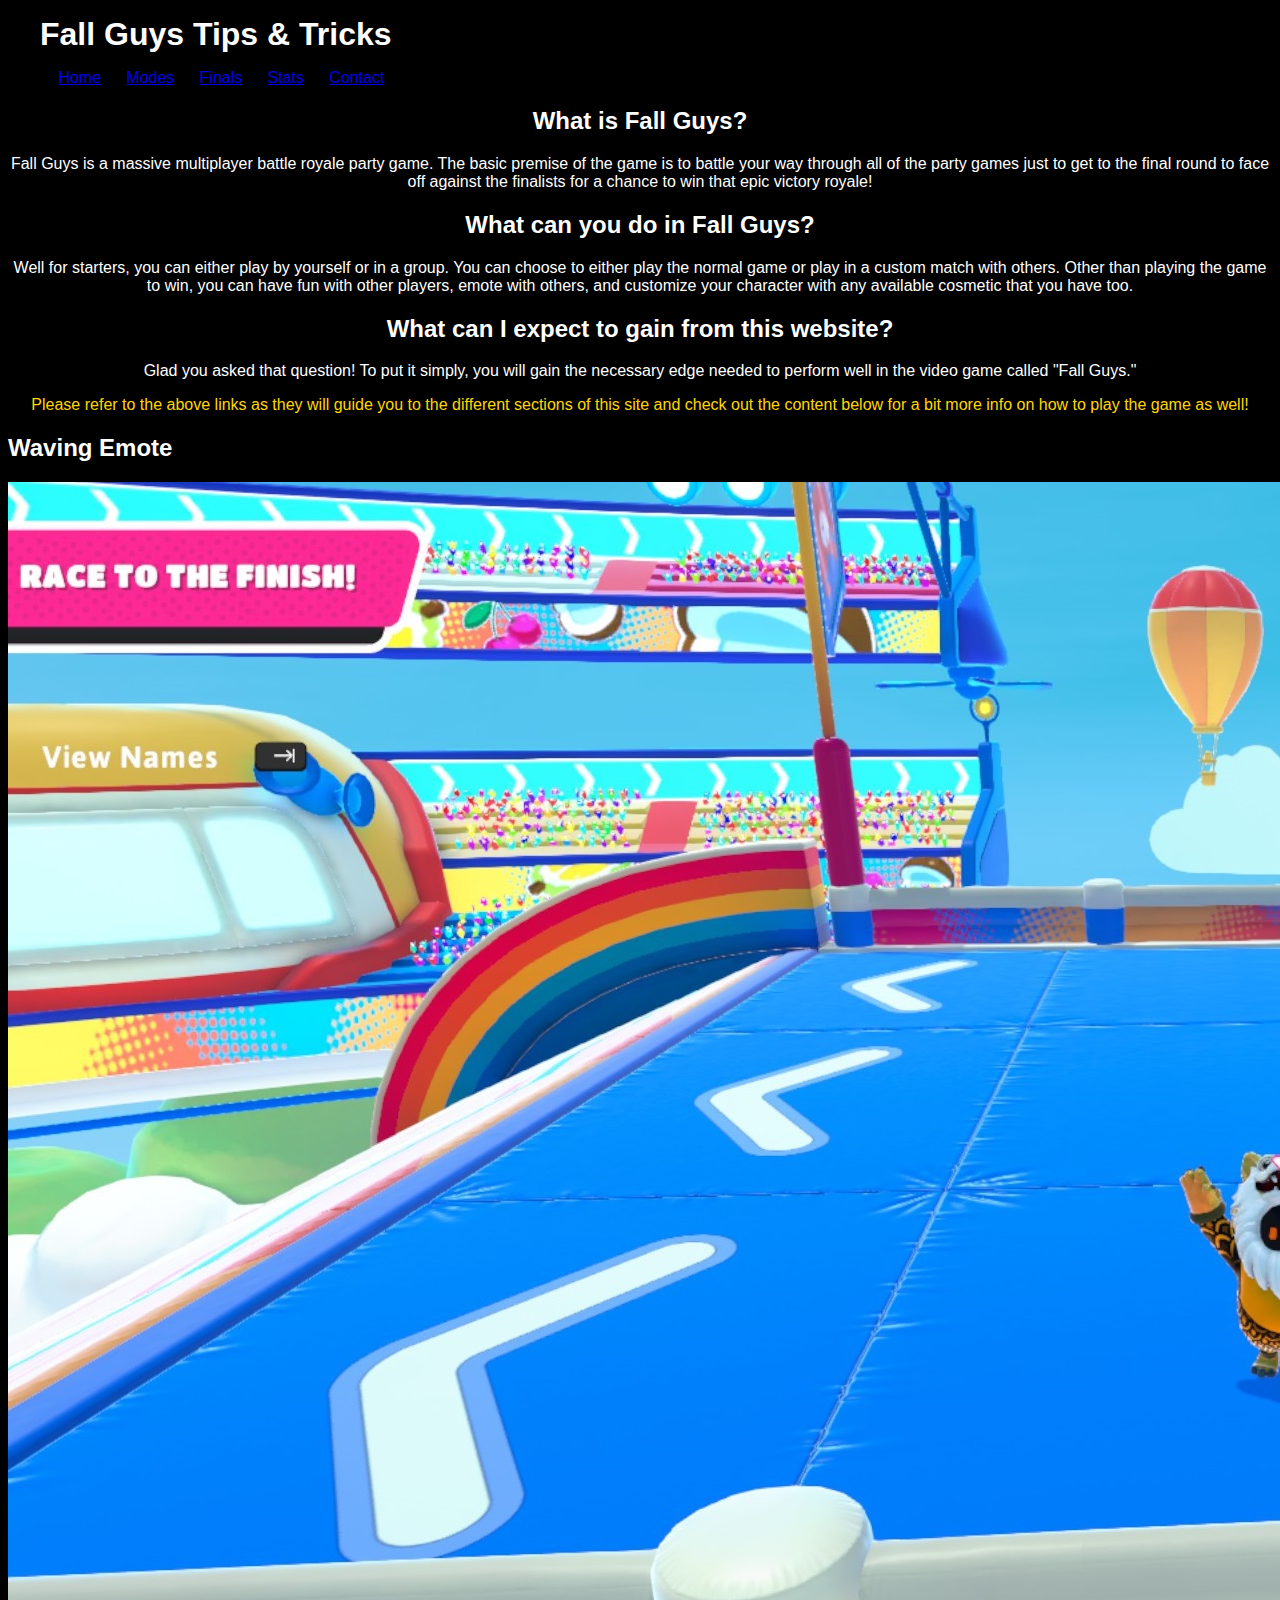
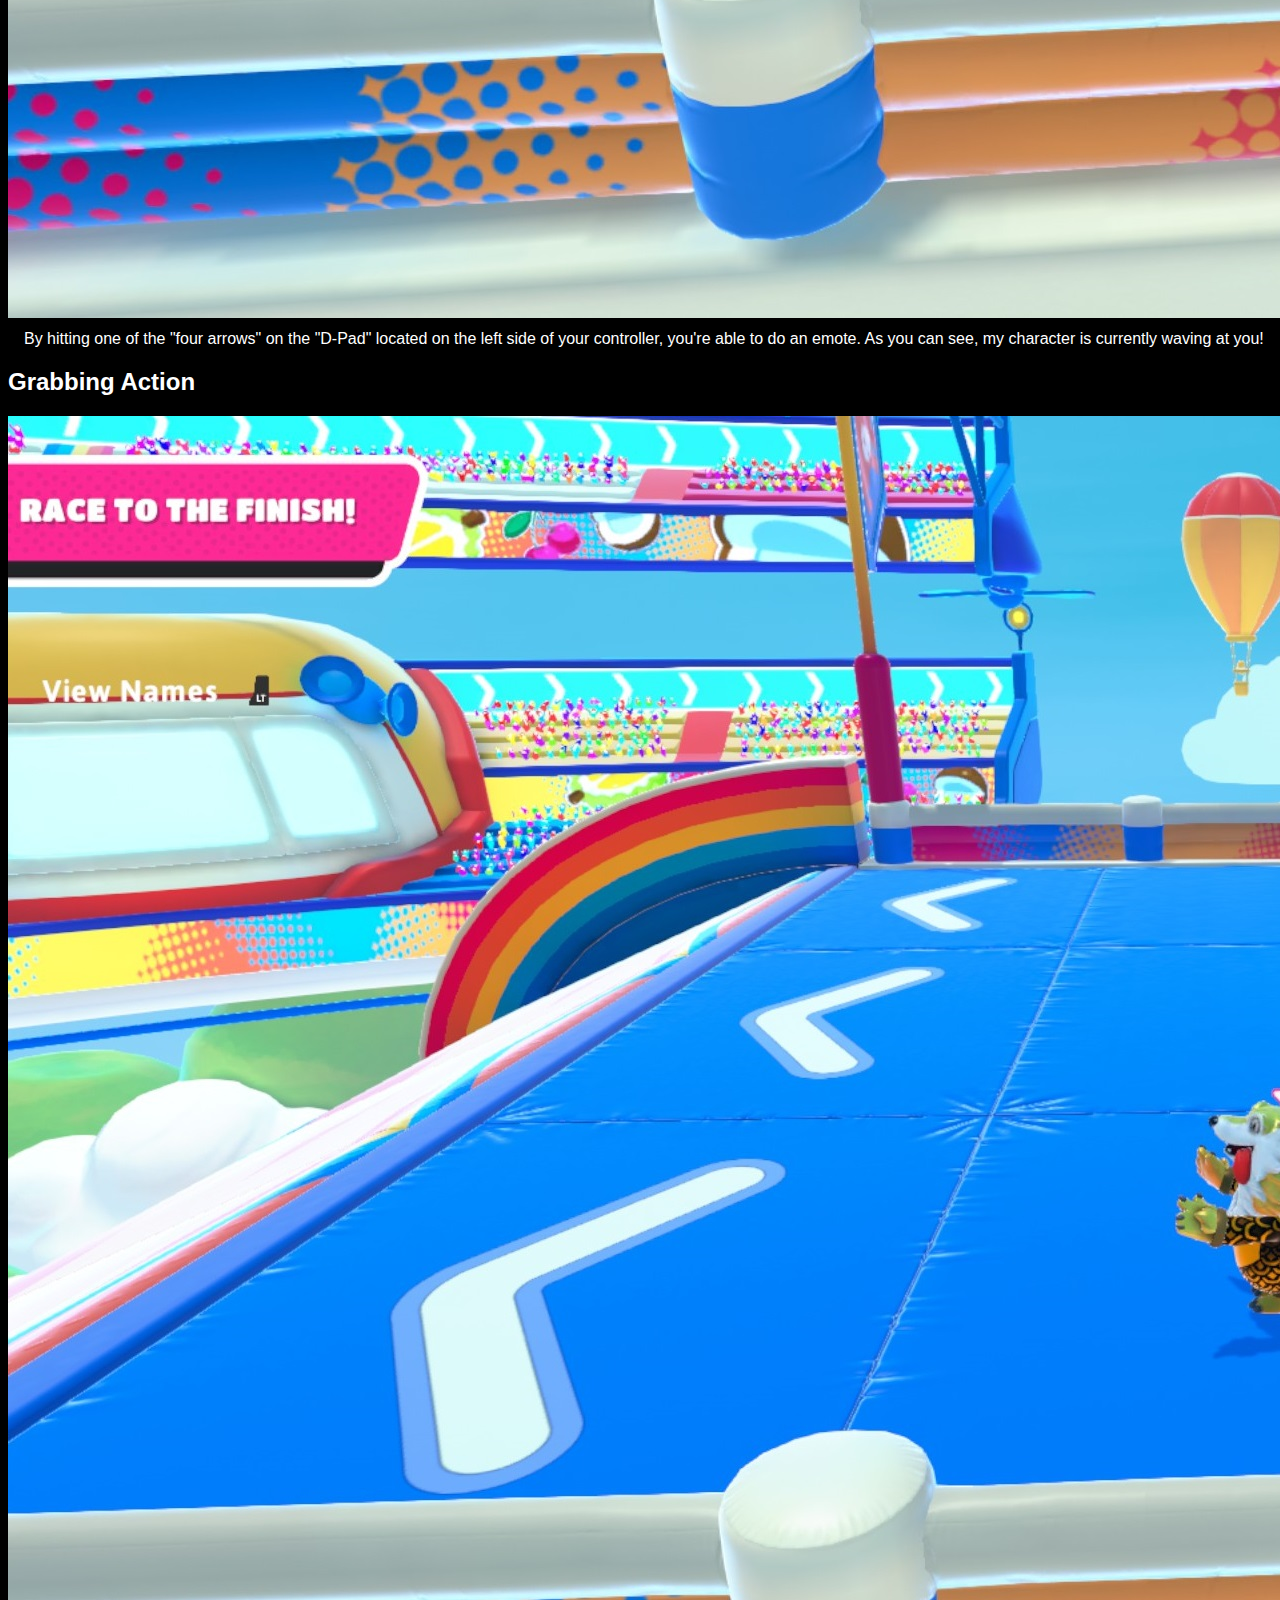
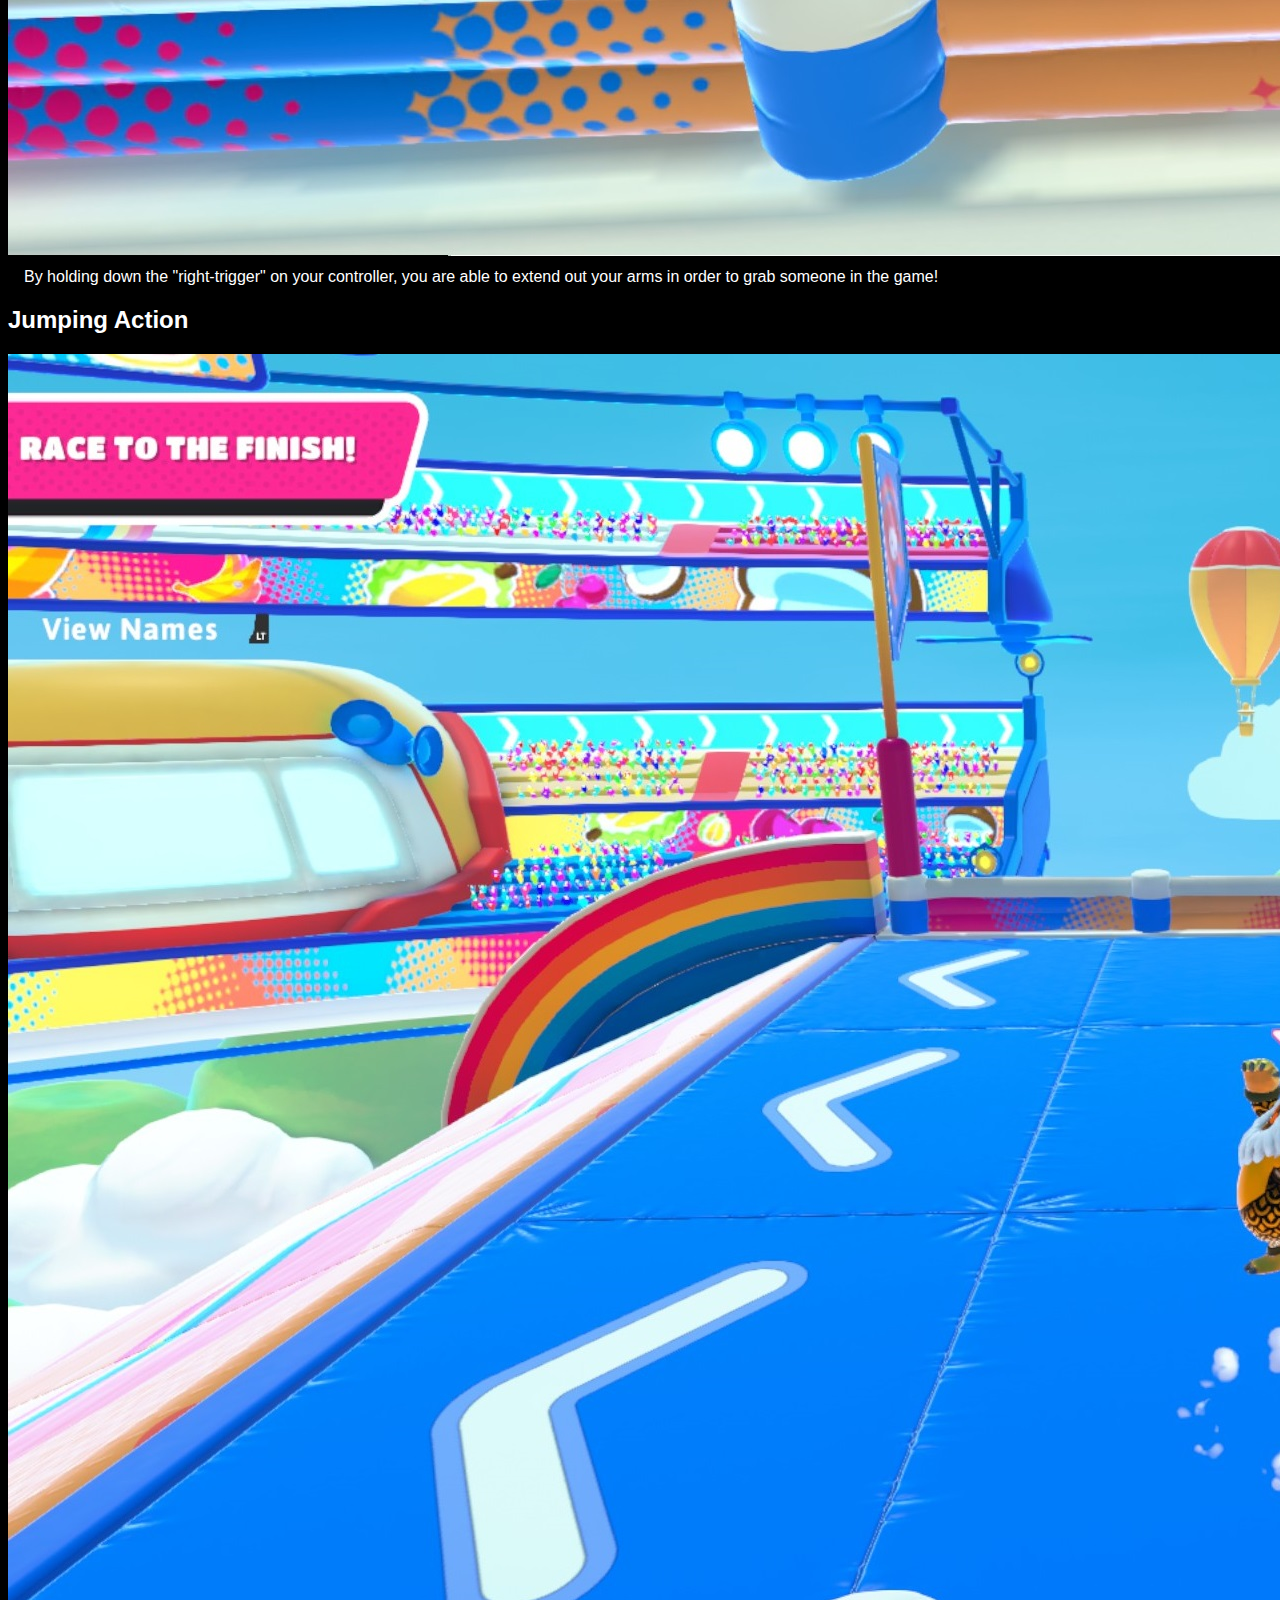
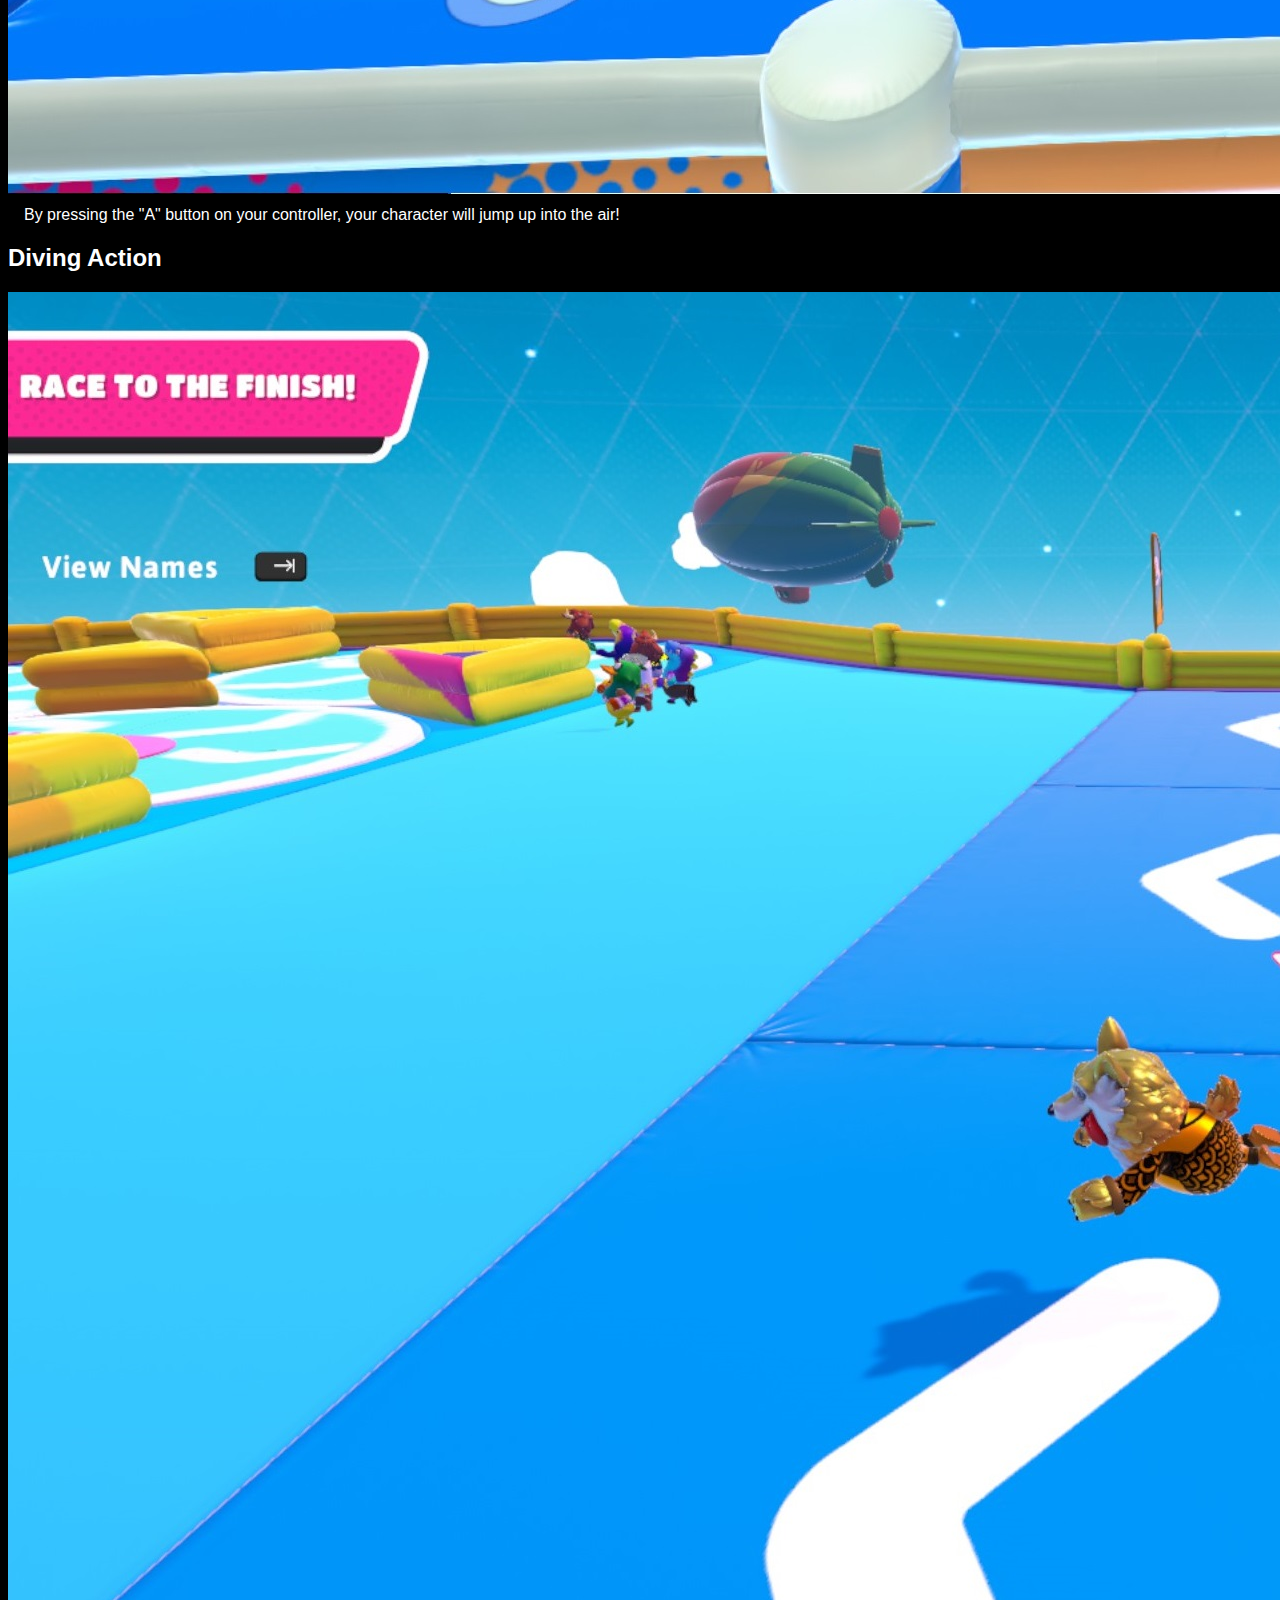
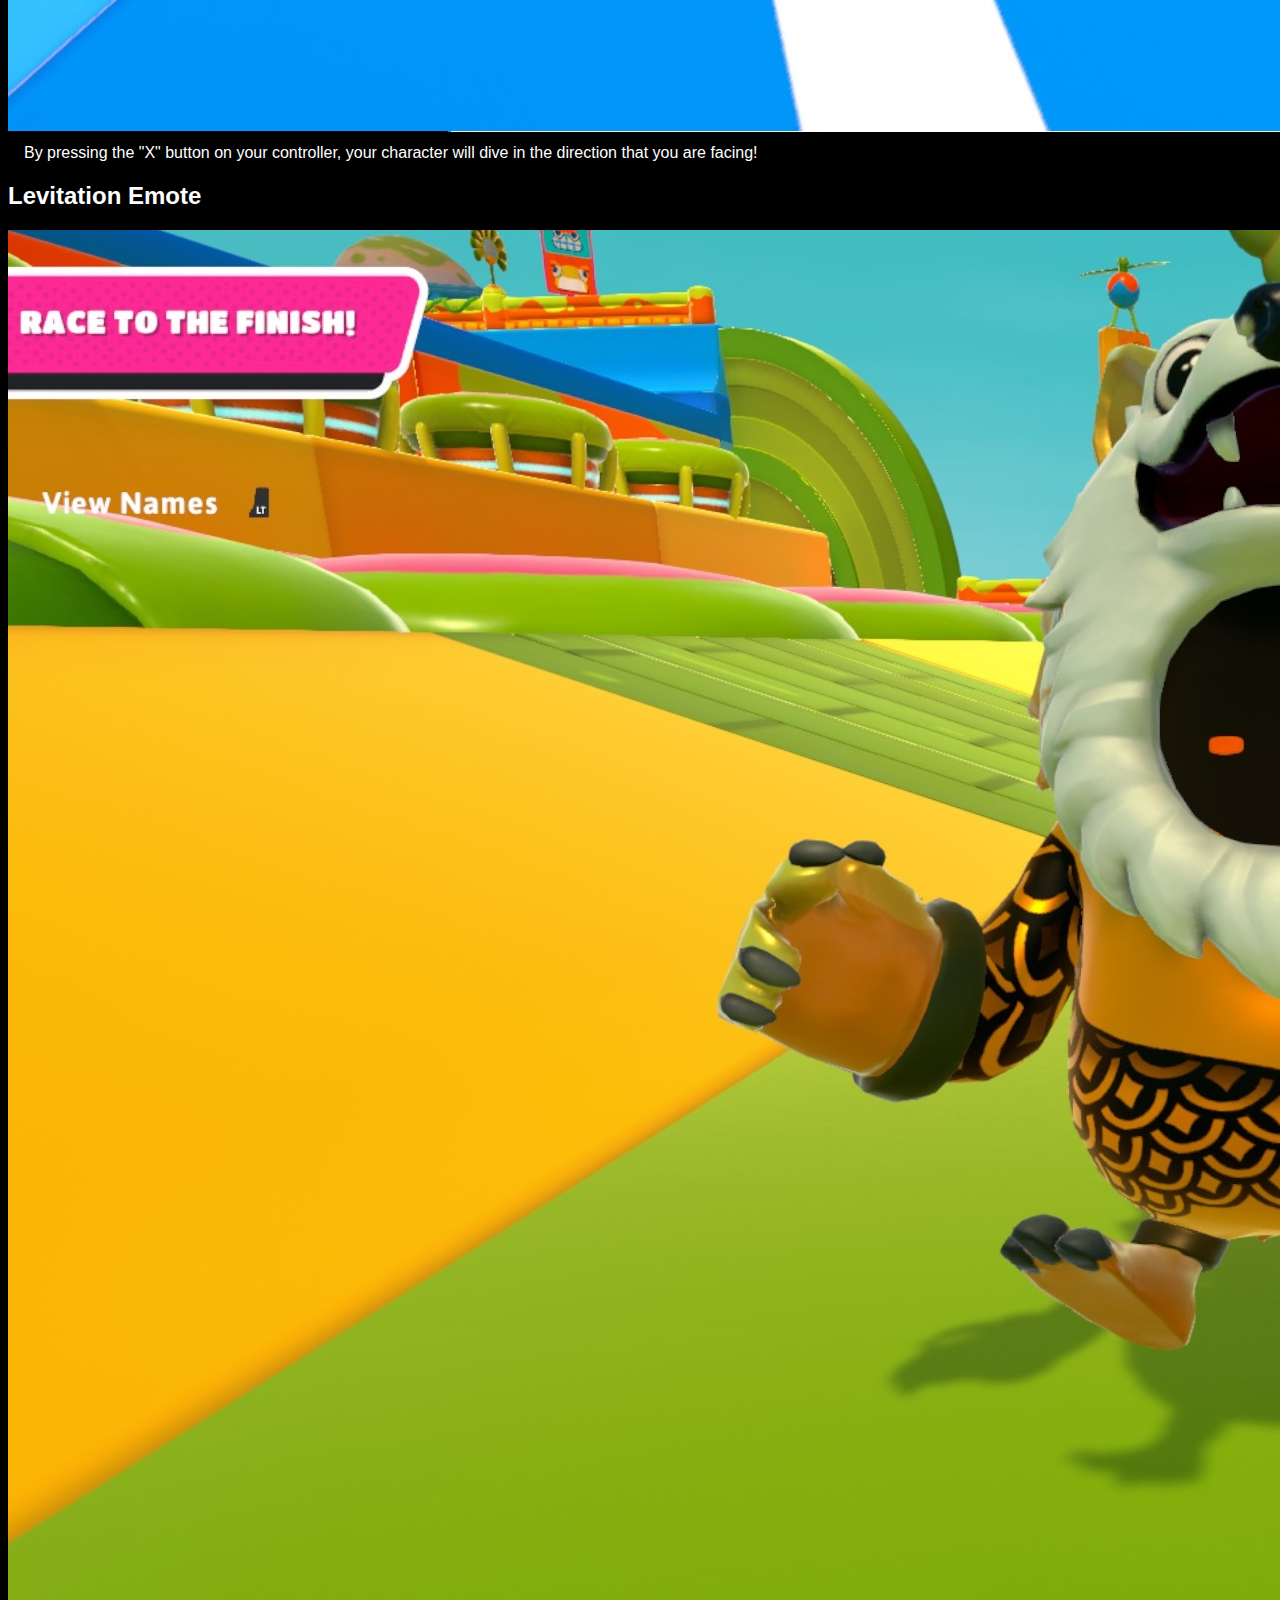
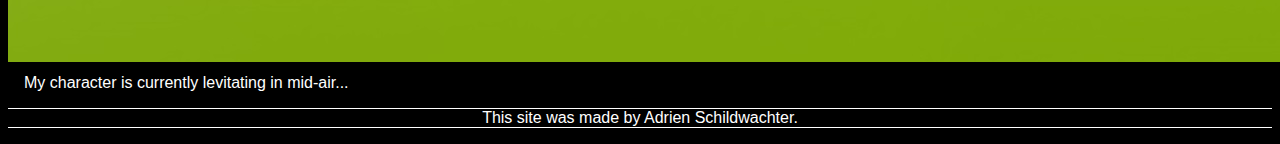
<file: docs/index.html>
<!DOCTYPE html>
<html lang="en">
<head>
    <meta charset="UTF-8">
    <meta http-equiv="X-UA-Compatible" content="IE=edge">
    <meta name="viewport" content="width=device-width, initial-scale=1.0">
      <!-- Bootstrap CSS -->
      <link
      href="https://cdn.jsdelivr.net/npm/bootstrap@5.3.0-alpha3/dist/css/bootstrap.min.css"
      rel="stylesheet"
      integrity="sha384-KK94CHFLLe+nY2dmCWGMq91rCGa5gtU4mk92HdvYe+M/SXH301p5ILy+dN9+nJOZ"
      crossorigin="anonymous" />
      <!-- Bootstrap JS -->
      <script
      src="https://cdn.jsdelivr.net/npm/bootstrap@5.3.0-alpha3/dist/js/bootstrap.bundle.min.js"
      integrity="sha384-ENjdO4Dr2bkBIFxQpeoTz1HIcje39Wm4jDKdf19U8gI4ddQ3GYNS7NTKfAdVQSZe"
      crossorigin="anonymous"></script>
      <link href="styles.css" rel="stylesheet" type="text/css" />
    <title>BIT 175 Individual Project - Fall Guys Tips and Tricks: Home</title>
</head>
<!-- 
 <div class="col-lg-6 col-lg-12"></div> | <div class="col-md-4 col-lg-6 col-sm-12"></div>
-->
<body>
    <h1 style="text-align: left; color: white;" class="left">Fall Guys Tips & Tricks</h1>
<main>
    <ol>
        <li><a href="index.html">Home</a></li>
        <li><a href="modes.html">Modes</a></li>
        <li><a href="finals.html">Finals</a></li>
        <li><a href="stats.html">Stats</a></li>
        <li><a href="contact.html">Contact</a></li>
    </ol>
    
    <h2 style="text-align: center; color: white;">What is Fall Guys?</h2>
    <div class="col-lg-6 col-lg-12"><p class="center">Fall Guys is a massive multiplayer battle royale party game. The basic premise of
    the game is to battle your way through all of the party games just to get to the final 
    round to face off against the finalists for a chance to win that epic victory royale!
    </p></div>

    <h2 class="center">What can you do in Fall Guys?</h2>
    <div class="col-lg-6 col-lg-12"><p class="center">Well for starters, you can either play by yourself or in a group. 
    You can choose to either play the normal game or play in a custom match with others. 
    Other than playing the game to win, you can have fun with other players, emote with 
    others, and customize your character with any available cosmetic that you have too.</p></div>

    <h2 class="center">What can I expect to gain from this website?</h2>
    <div class="col-lg-6 col-lg-12"><p class="center">Glad you asked that question! To put it simply, 
    you will gain the necessary edge needed to perform well in the video game 
    called "Fall Guys."</p></div>
    <div class="col-lg-6 col-lg-12"><p class="center" style="color: gold;">Please refer to the above links as they will guide you to the
    different sections of this site and check out the content below for a bit more info
    on how to play the game as well!</p></div>

      <h2>Waving Emote</h2>
      <div class="container">
        <img class="img-fluid" src="WavingEmote.jpg"> 
      </div>
        <div class="col-lg-6 col-lg-12"><p class="left">By hitting one of the "four arrows" on the "D-Pad" located on the left side
          of your controller, you're able to do an emote. As you can see, my character 
          is currently waving at you!</p></div>

      <h2>Grabbing Action</h2>
      <div class="container">
        <img class="img-fluid" src="GrabbingAction.jpg"> 
      </div>
        <div class="col-lg-6 col-lg-12"><p class="left">By holding down the "right-trigger" on your controller, you are
            able to extend out your arms in order to grab someone in the game!</p></div>    

      <h2>Jumping Action</h2>
      <div class="container">
        <img class="img-fluid" src="JumpingAction.jpg"> 
      </div>
        <div class="col-lg-6 col-lg-12"><p class="left">By pressing the "A" button on your controller, your character 
            will jump up into the air!</p></div>

      <h2>Diving Action</h2>
      <div class="container">
        <img class="img-fluid" src="DivingAction.jpg"> 
      </div>
        <div class="col-lg-6 col-lg-12"><p class="left">By pressing the "X" button on your controller, your character 
            will dive in the direction that you are facing!</p></div>

      <h2>Levitation Emote</h2>
      <div class="container">
        <img class="img-fluid" src="LevitationEmote.jpg"> 
      </div>
        <div class="col-lg-6 col-lg-12"><p class="left">My character is currently levitating in mid-air...</p></div>
          
      <footer>
          <p style="text-align: center; border: 1px solid white; border-left: black; border-right: black;">This site was made by Adrien Schildwachter.</p>
      </footer>
</main>
    
</body>
</html>
</file>
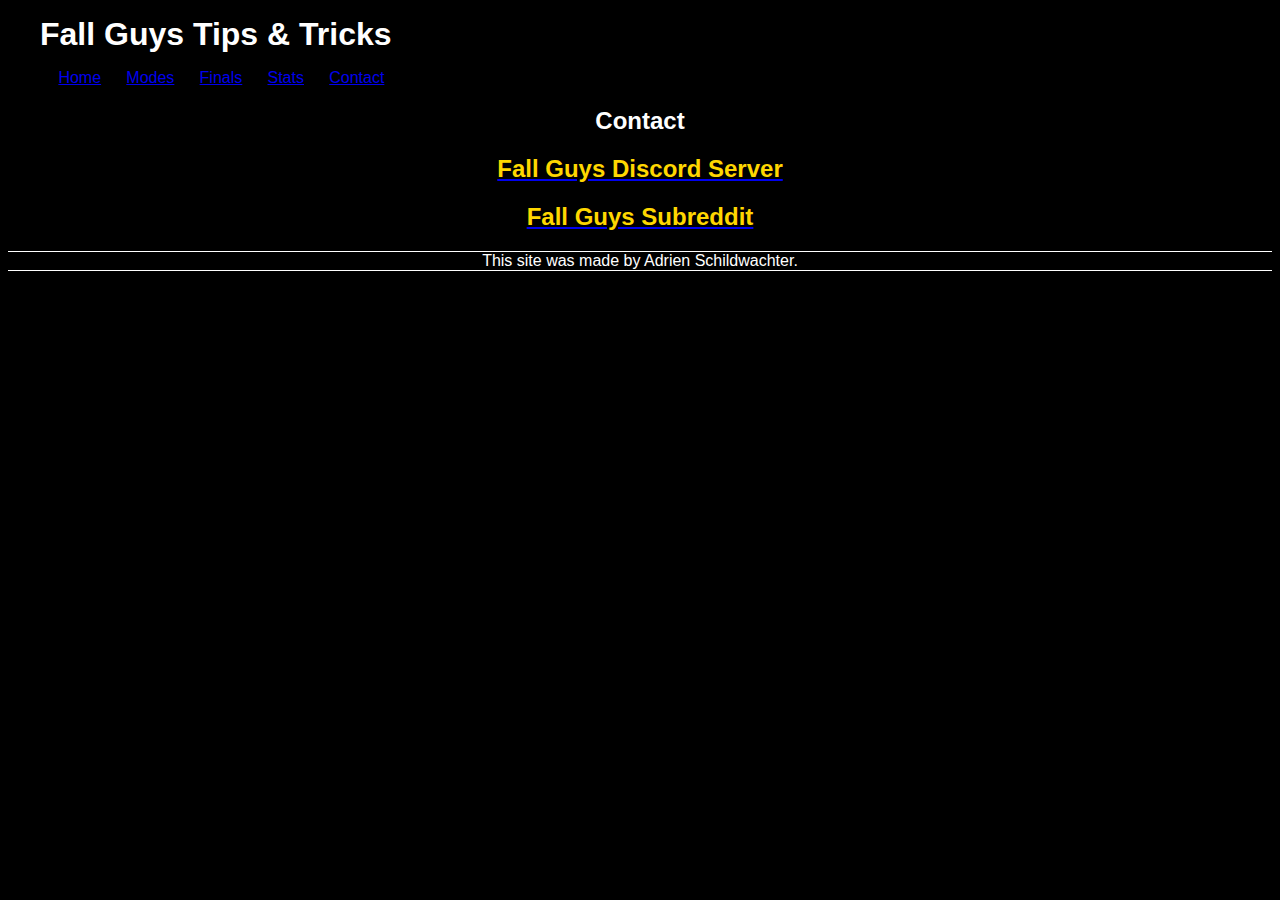
<file: docs/contact.html>
<!DOCTYPE html>
<html lang="en">
<head>
    <meta charset="UTF-8">
    <meta http-equiv="X-UA-Compatible" content="IE=edge">
    <meta name="viewport" content="width=device-width, initial-scale=1.0">
        <!-- Bootstrap CSS -->
        <link
        href="https://cdn.jsdelivr.net/npm/bootstrap@5.3.0-alpha3/dist/css/bootstrap.min.css"
        rel="stylesheet"
        integrity="sha384-KK94CHFLLe+nY2dmCWGMq91rCGa5gtU4mk92HdvYe+M/SXH301p5ILy+dN9+nJOZ"
        crossorigin="anonymous" />
        <!-- Bootstrap JS -->
        <script
        src="https://cdn.jsdelivr.net/npm/bootstrap@5.3.0-alpha3/dist/js/bootstrap.bundle.min.js"
        integrity="sha384-ENjdO4Dr2bkBIFxQpeoTz1HIcje39Wm4jDKdf19U8gI4ddQ3GYNS7NTKfAdVQSZe"
        crossorigin="anonymous"></script>
        <link href="styles.css" rel="stylesheet" type="text/css" />
    <title>BIT 175 Individual Project - Fall Guys Tips and Tricks: Contact</title>
</head>

<body>
    <h1 style="text-align: left; color: white;" class="left">Fall Guys Tips & Tricks</h1>
<main>
    <ol>
        <li><a href="index.html">Home</a></li>
        <li><a href="modes.html">Modes</a></li>
        <li><a href="finals.html">Finals</a></li>
        <li><a href="stats.html">Stats</a></li>
        <li><a href="contact.html">Contact</a></li>
    </ol>
    
    <h2 class="center">Contact</h2>
    <a href="https://discord.com/invite/fallguys"><h2 class="center" style="color: gold;">Fall Guys Discord Server</h2></a>
    <a href="https://www.reddit.com/r/FallGuysGame/"><h2 class="center" style="color: gold;">Fall Guys Subreddit</h2></a>
<!--
    <h1 class="name">Name:<span id="name"></span></h1>
    <button class="btn" id="makeName" onclick="makeName()">Generate</button>
        <script>
            var generatedName = null;       
            makeName = function () {         
                var names1 = ["Classic", "Super"];         
                var names2 = ["Crying", "Laughing", "Weeping"];         
                var names3 = ["Skelly", "Eggbert", "Dorene"];         
                var name1 = names1[Math.floor(Math.random() * names1.length)];         
                var name2 = names2[Math.floor(Math.random() * names2.length)];         
                var name3 = names3[Math.floor(Math.random() * names3.length)];         
                generatedName = name1 + " " + name2 + " " + name3;         
                document.getElementById("name").innerHTML = generatedName;       };     
        </script> 
-->
    <footer>
        <p style="text-align: center; border: 1px solid white; border-left: black; border-right: black;">This site was made by Adrien Schildwachter.</p>
    </footer>
</main>
    
</body>
</html>
</file>
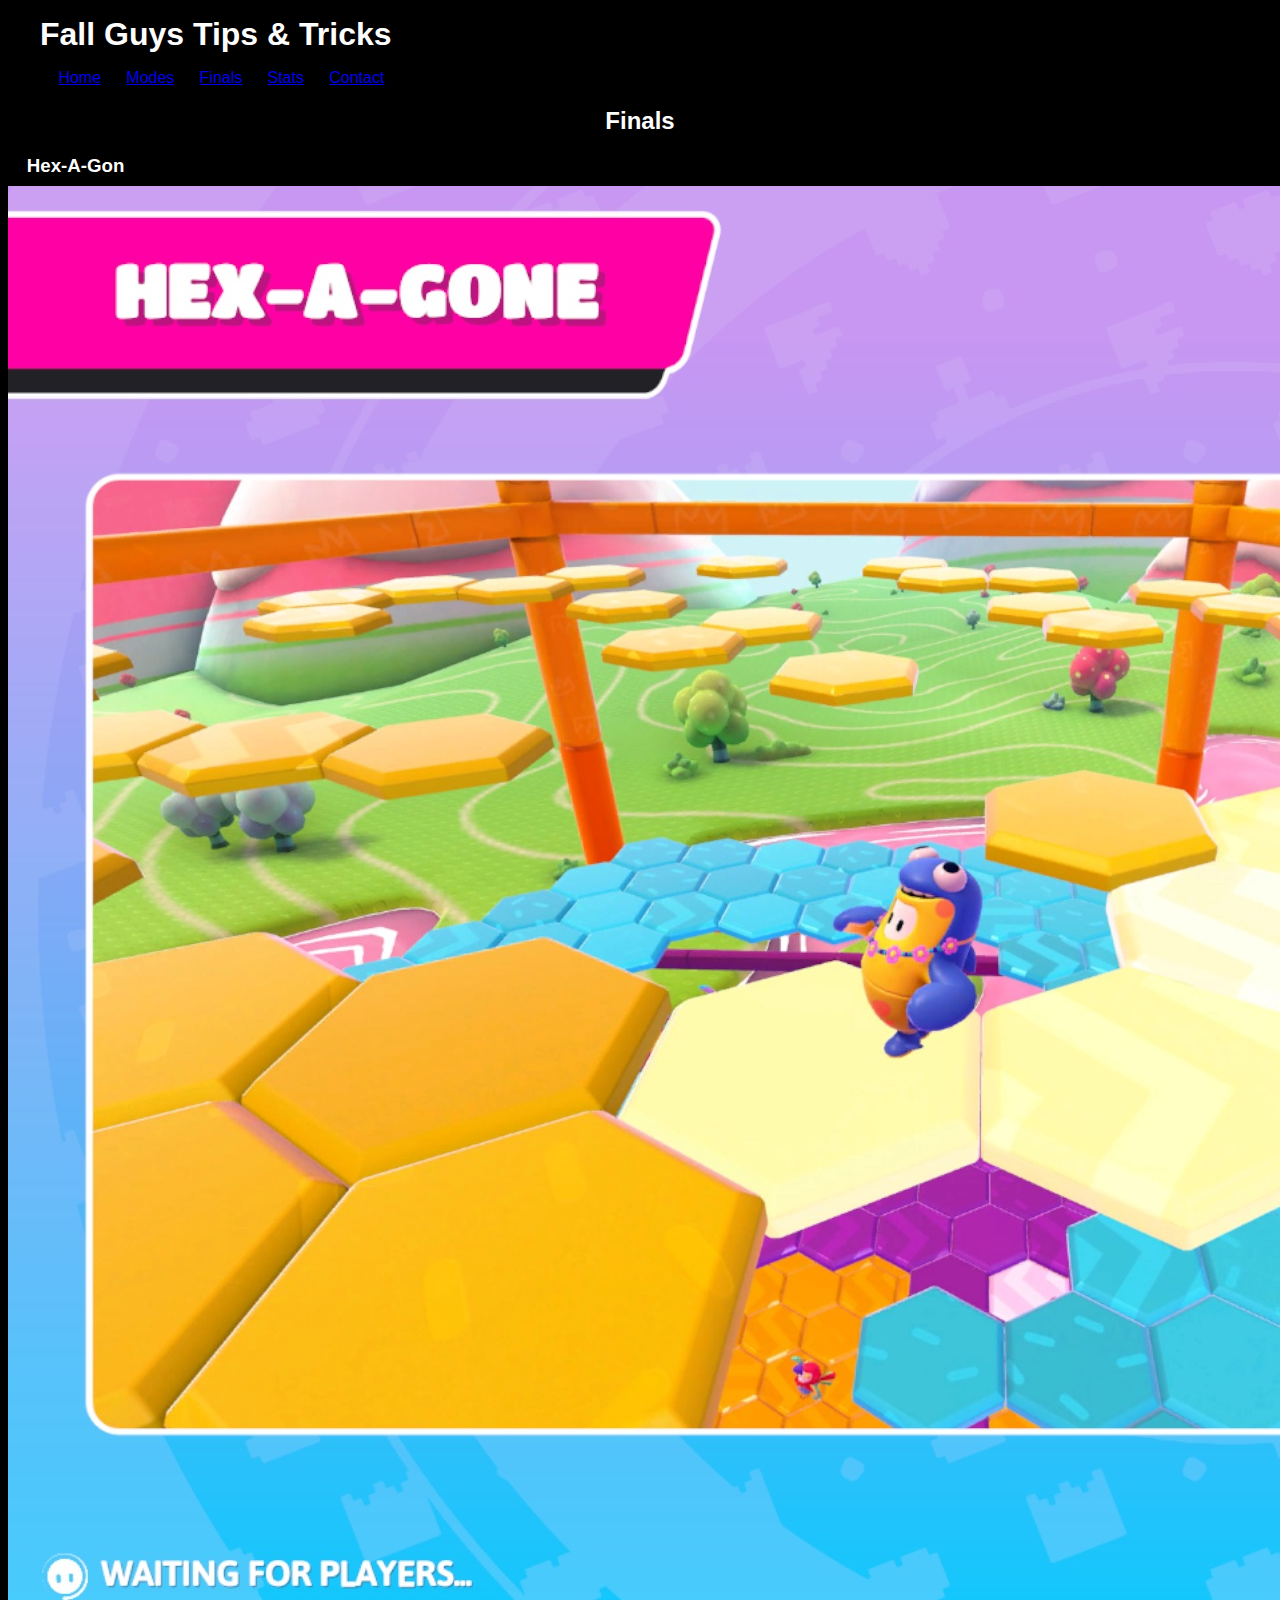
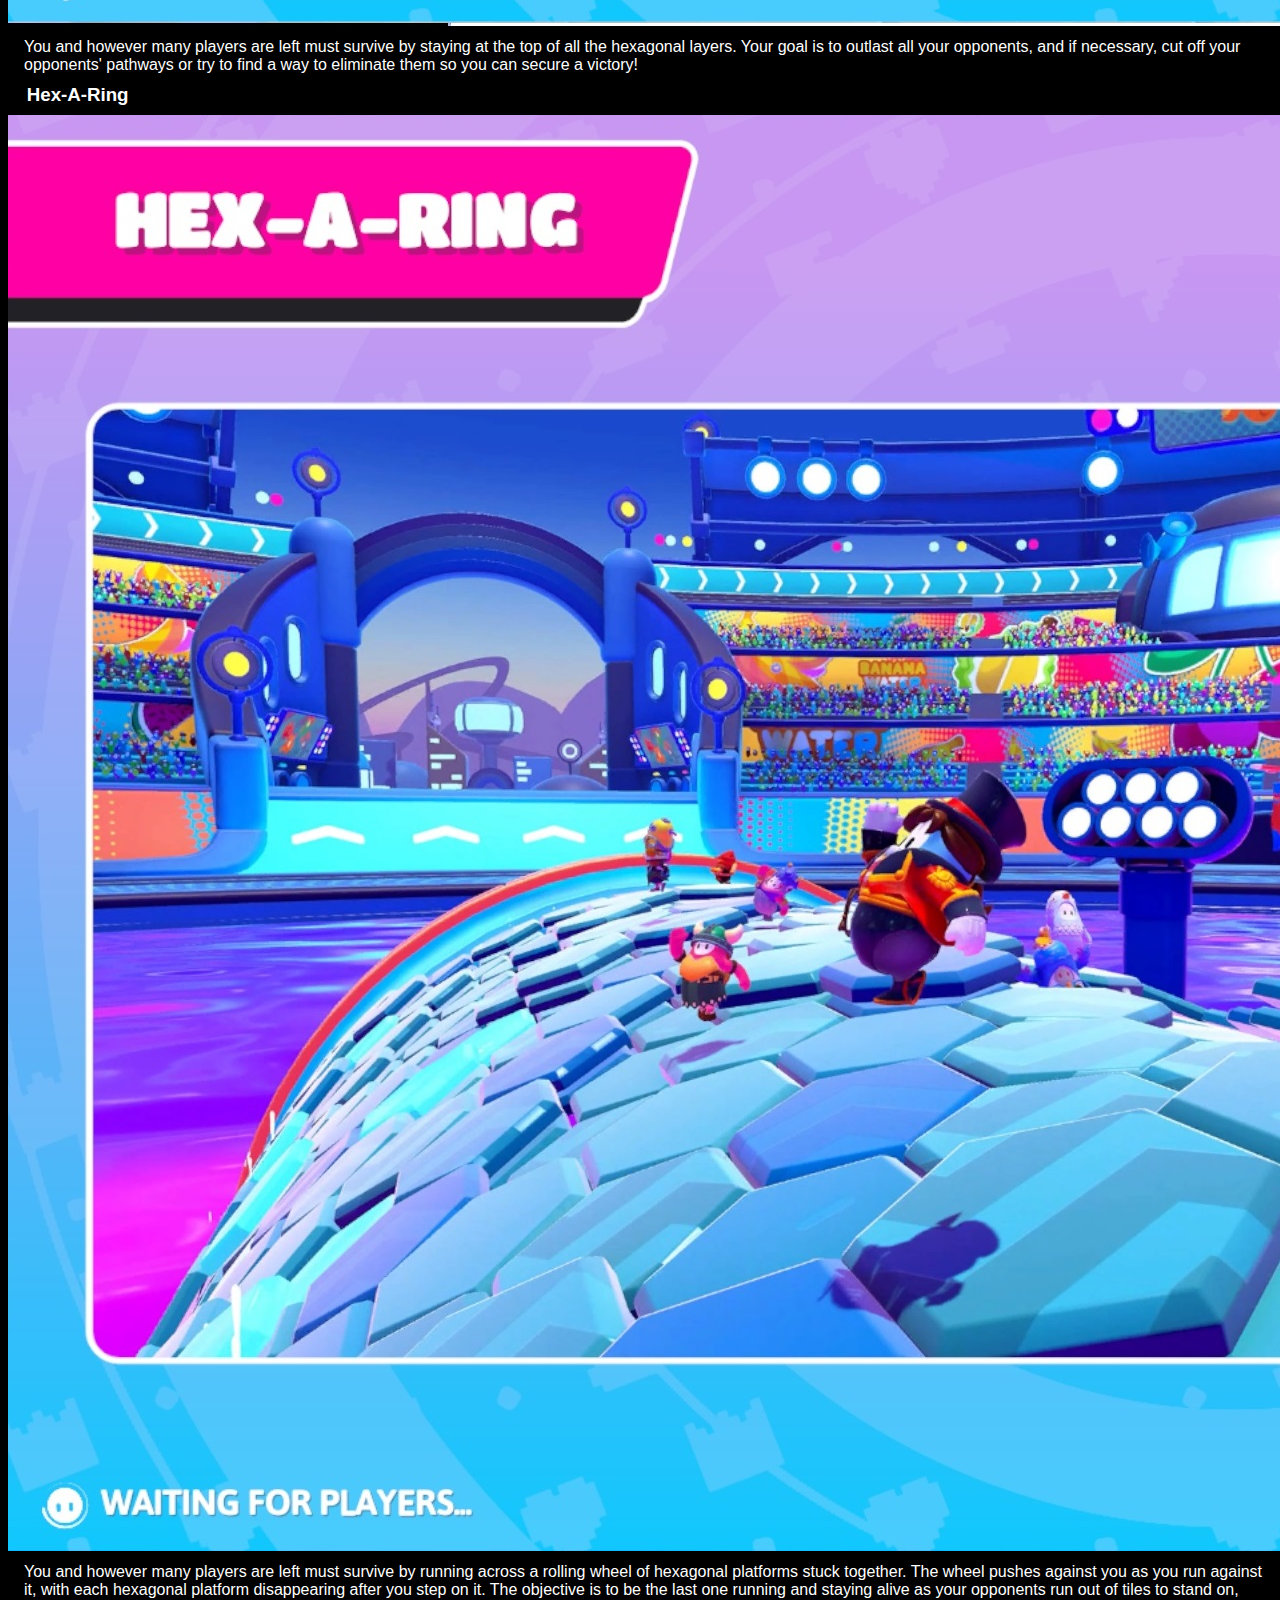
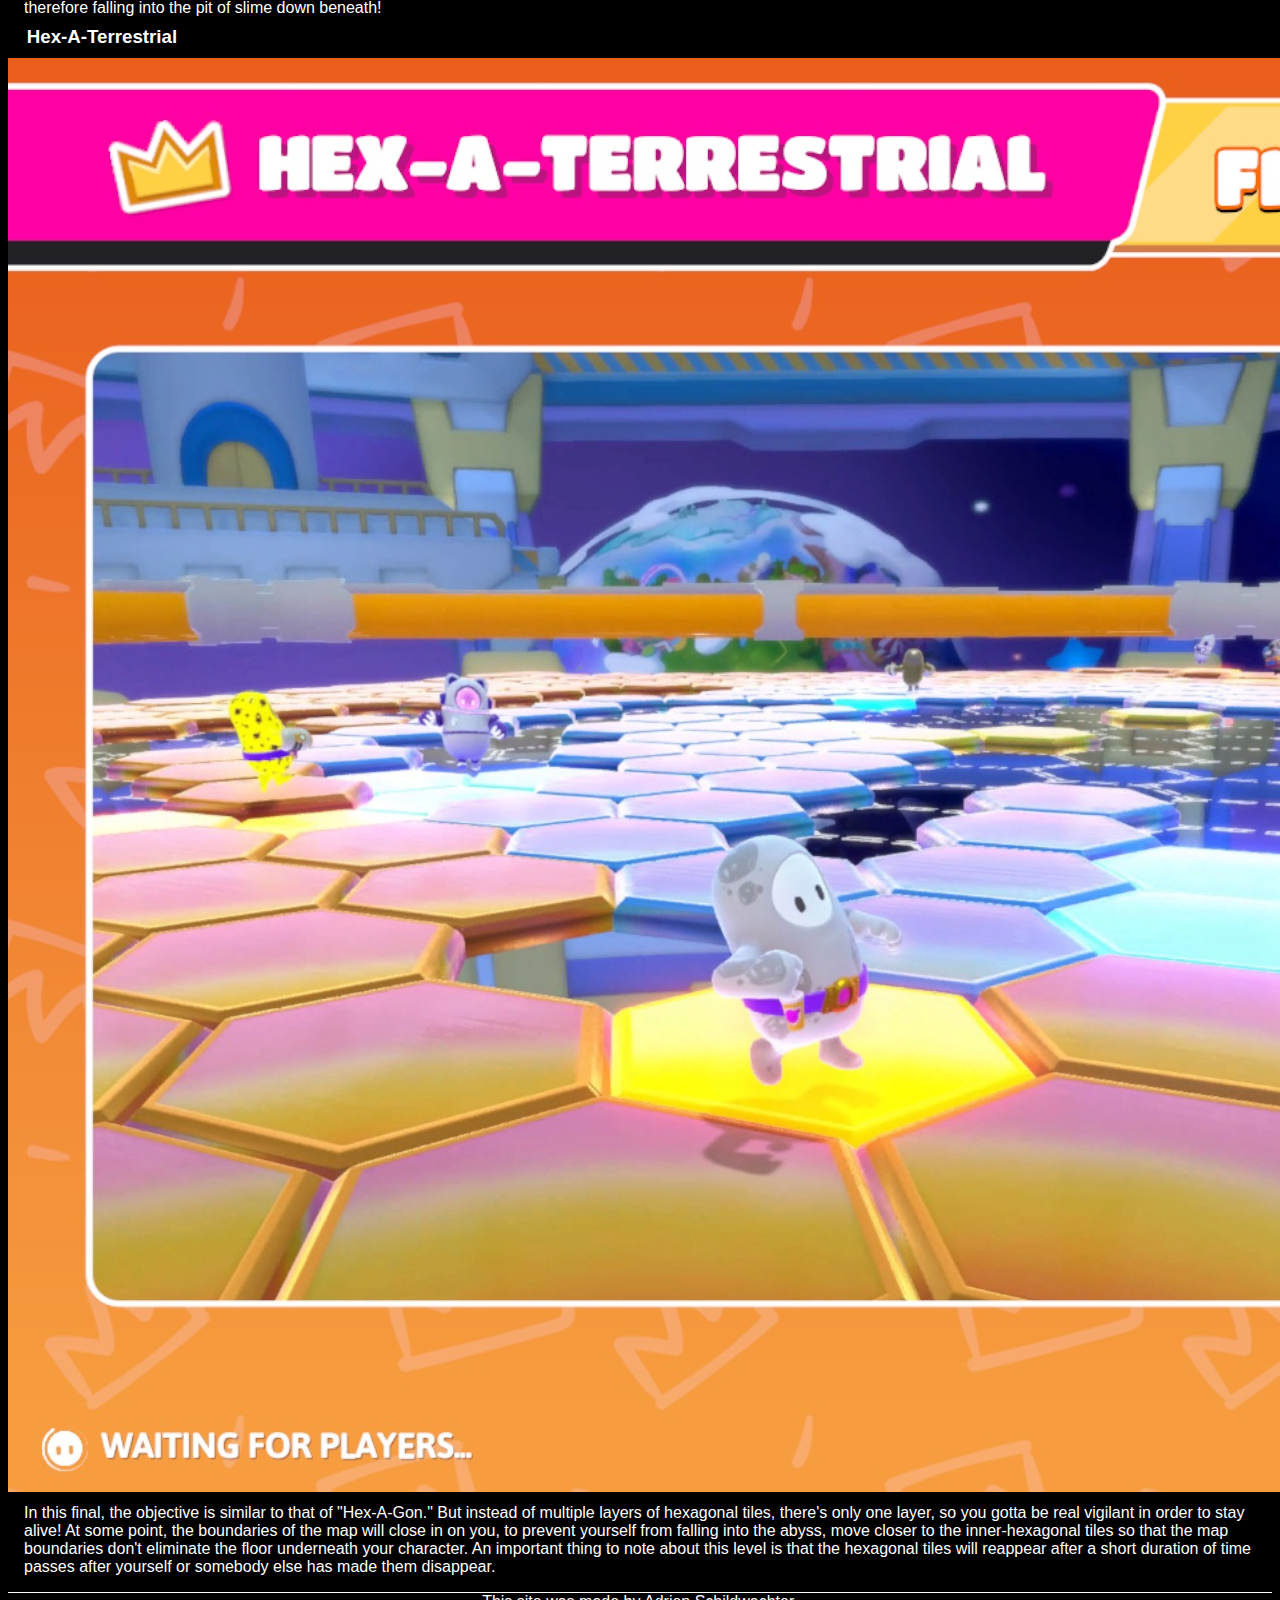
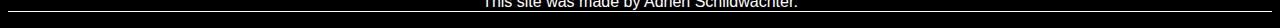
<file: docs/finals.html>
<!DOCTYPE html>
<html lang="en">
<head>
    <meta charset="UTF-8">
    <meta http-equiv="X-UA-Compatible" content="IE=edge">
    <meta name="viewport" content="width=device-width, initial-scale=1.0">
        <!-- Bootstrap CSS -->
        <link
        href="https://cdn.jsdelivr.net/npm/bootstrap@5.3.0-alpha3/dist/css/bootstrap.min.css"
        rel="stylesheet"
        integrity="sha384-KK94CHFLLe+nY2dmCWGMq91rCGa5gtU4mk92HdvYe+M/SXH301p5ILy+dN9+nJOZ"
        crossorigin="anonymous" />
        <!-- Bootstrap JS -->
        <script
        src="https://cdn.jsdelivr.net/npm/bootstrap@5.3.0-alpha3/dist/js/bootstrap.bundle.min.js"
        integrity="sha384-ENjdO4Dr2bkBIFxQpeoTz1HIcje39Wm4jDKdf19U8gI4ddQ3GYNS7NTKfAdVQSZe"
        crossorigin="anonymous"></script>
        <link href="styles.css" rel="stylesheet" type="text/css" />
    <title>BIT 175 Individual Project - Fall Guys Tips and Tricks: Finals</title>
</head>

<body>
    <h1 style="text-align: left; color: white;" class="left">Fall Guys Tips & Tricks</h1>
<main>
    <ol>
        <li><a href="index.html">Home</a></li>
        <li><a href="modes.html">Modes</a></li>
        <li><a href="finals.html">Finals</a></li>
        <li><a href="stats.html">Stats</a></li>
        <li><a href="contact.html">Contact</a></li>
    </ol>
    
    <h2 class="center">Finals</h2>
    
    <h3 class="left">Hex-A-Gon</h3>
    <div class="container">
        <img class="img-fluid" src="Hexagon.jpg"> 
    </div>
    <div class="col-lg-6 col-lg-12"><p class="left">You and however many players are left must survive by staying at the 
    top of all the hexagonal layers. Your goal is to outlast all your opponents, and if necessary, 
    cut off your opponents' pathways or try to find a way to eliminate them so you can secure a victory!</p></div>

    <h3 class="left">Hex-A-Ring</h3>
    <div class="container">
        <img class="img-fluid" src="Hexaring.jpg"> 
    </div>
    <div class="col-lg-6 col-lg-12"><p class="left">You and however many players are left must survive by running across a rolling
        wheel of hexagonal platforms stuck together. The wheel pushes against you as you run against it, with each hexagonal platform disappearing after you step on it.
        The objective is to be the last one running and staying alive as your opponents run out of tiles to stand on, therefore falling into the pit of slime down beneath!
    </p></div>

    <h3 class="left">Hex-A-Terrestrial</h3>
    <div class="container">
        <img class="img-fluid" src="Hexaterrestrial.jpg"> 
    </div>
    <div class="col-lg-6 col-lg-12"><p class="left">In this final, the objective is similar to that of "Hex-A-Gon." But instead of multiple layers of hexagonal tiles, there's only
        one layer, so you gotta be real vigilant in order to stay alive! At some point, the boundaries of the map will close in on you, to prevent yourself from falling into the abyss,
        move closer to the inner-hexagonal tiles so that the map boundaries don't eliminate the floor underneath your character. An important thing to note about this level is 
        that the hexagonal tiles will reappear after a short duration of time passes after yourself or somebody else has made them disappear. 
    </p></div>
    <footer>
        <p style="text-align: center; border: 1px solid white; border-left: black; border-right: black;">This site was made by Adrien Schildwachter.</p>
    </footer>
</main>
    
</body>
</html>
</file>
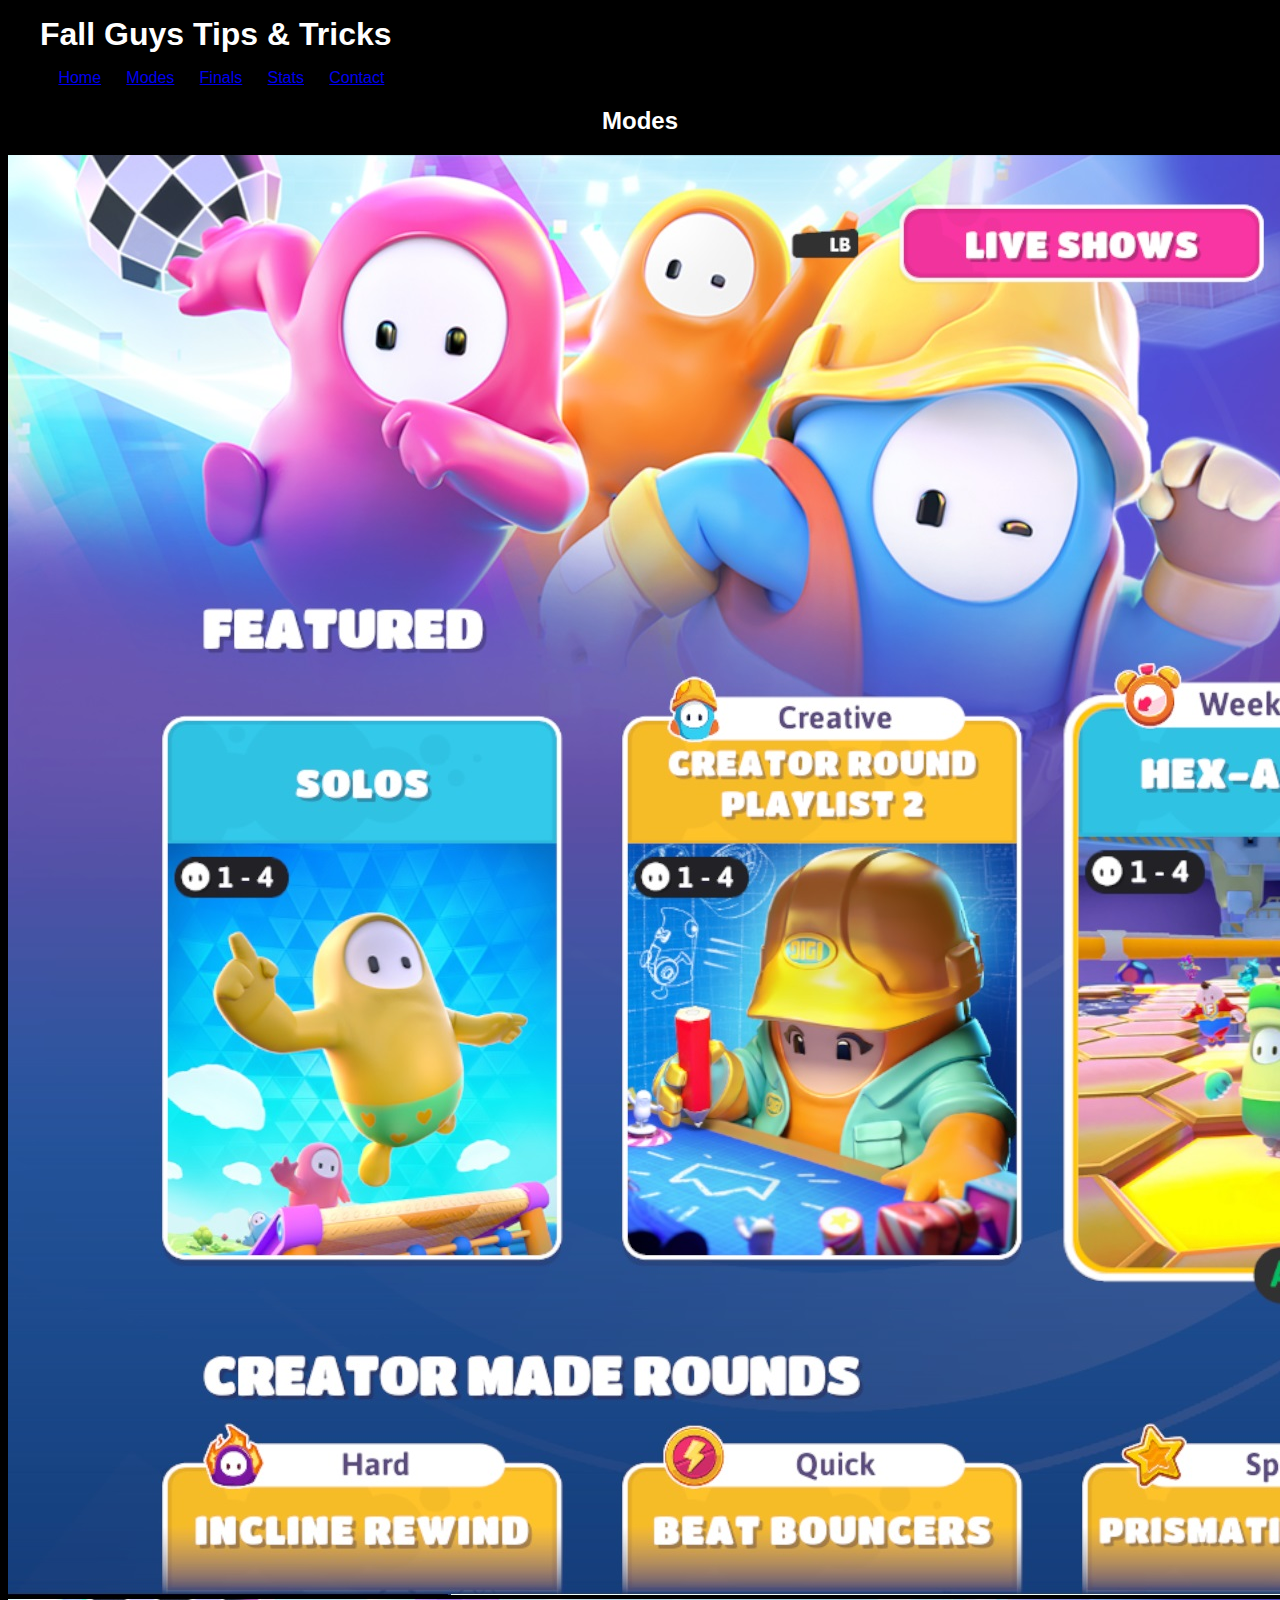
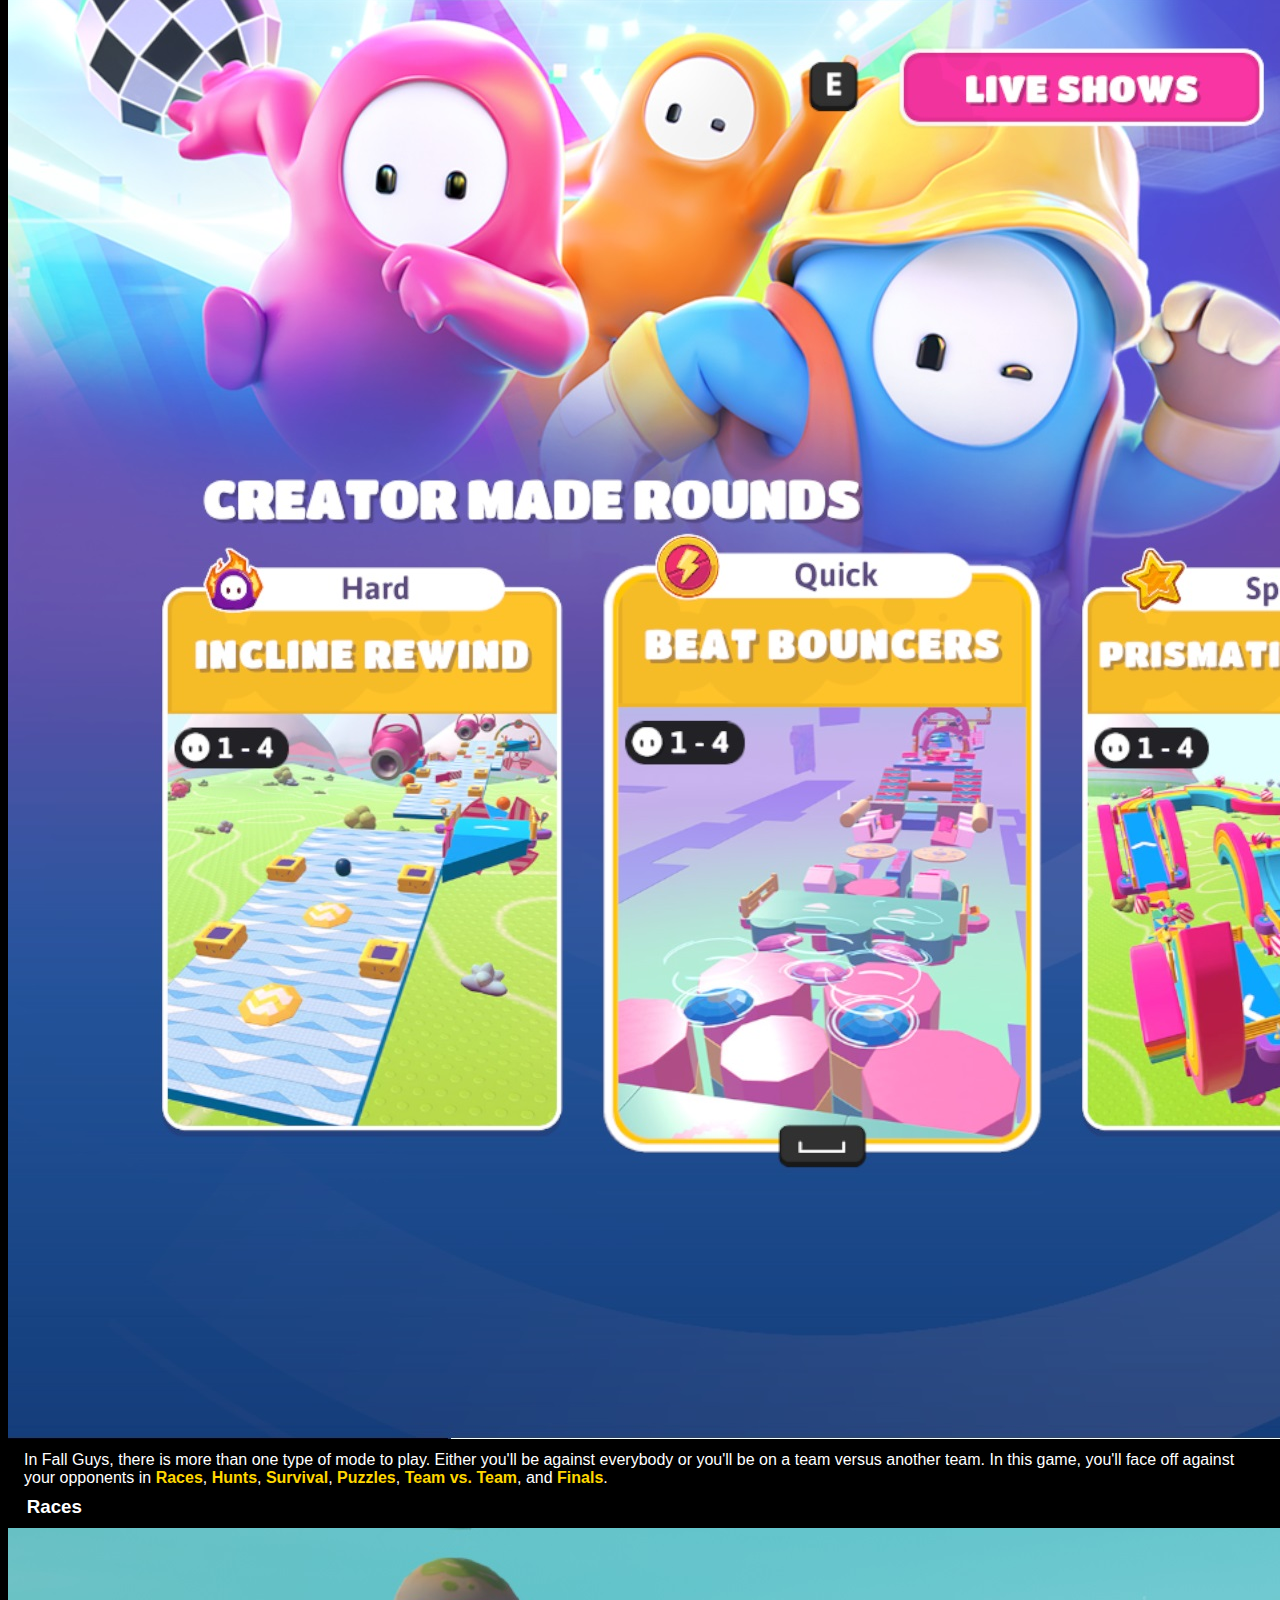
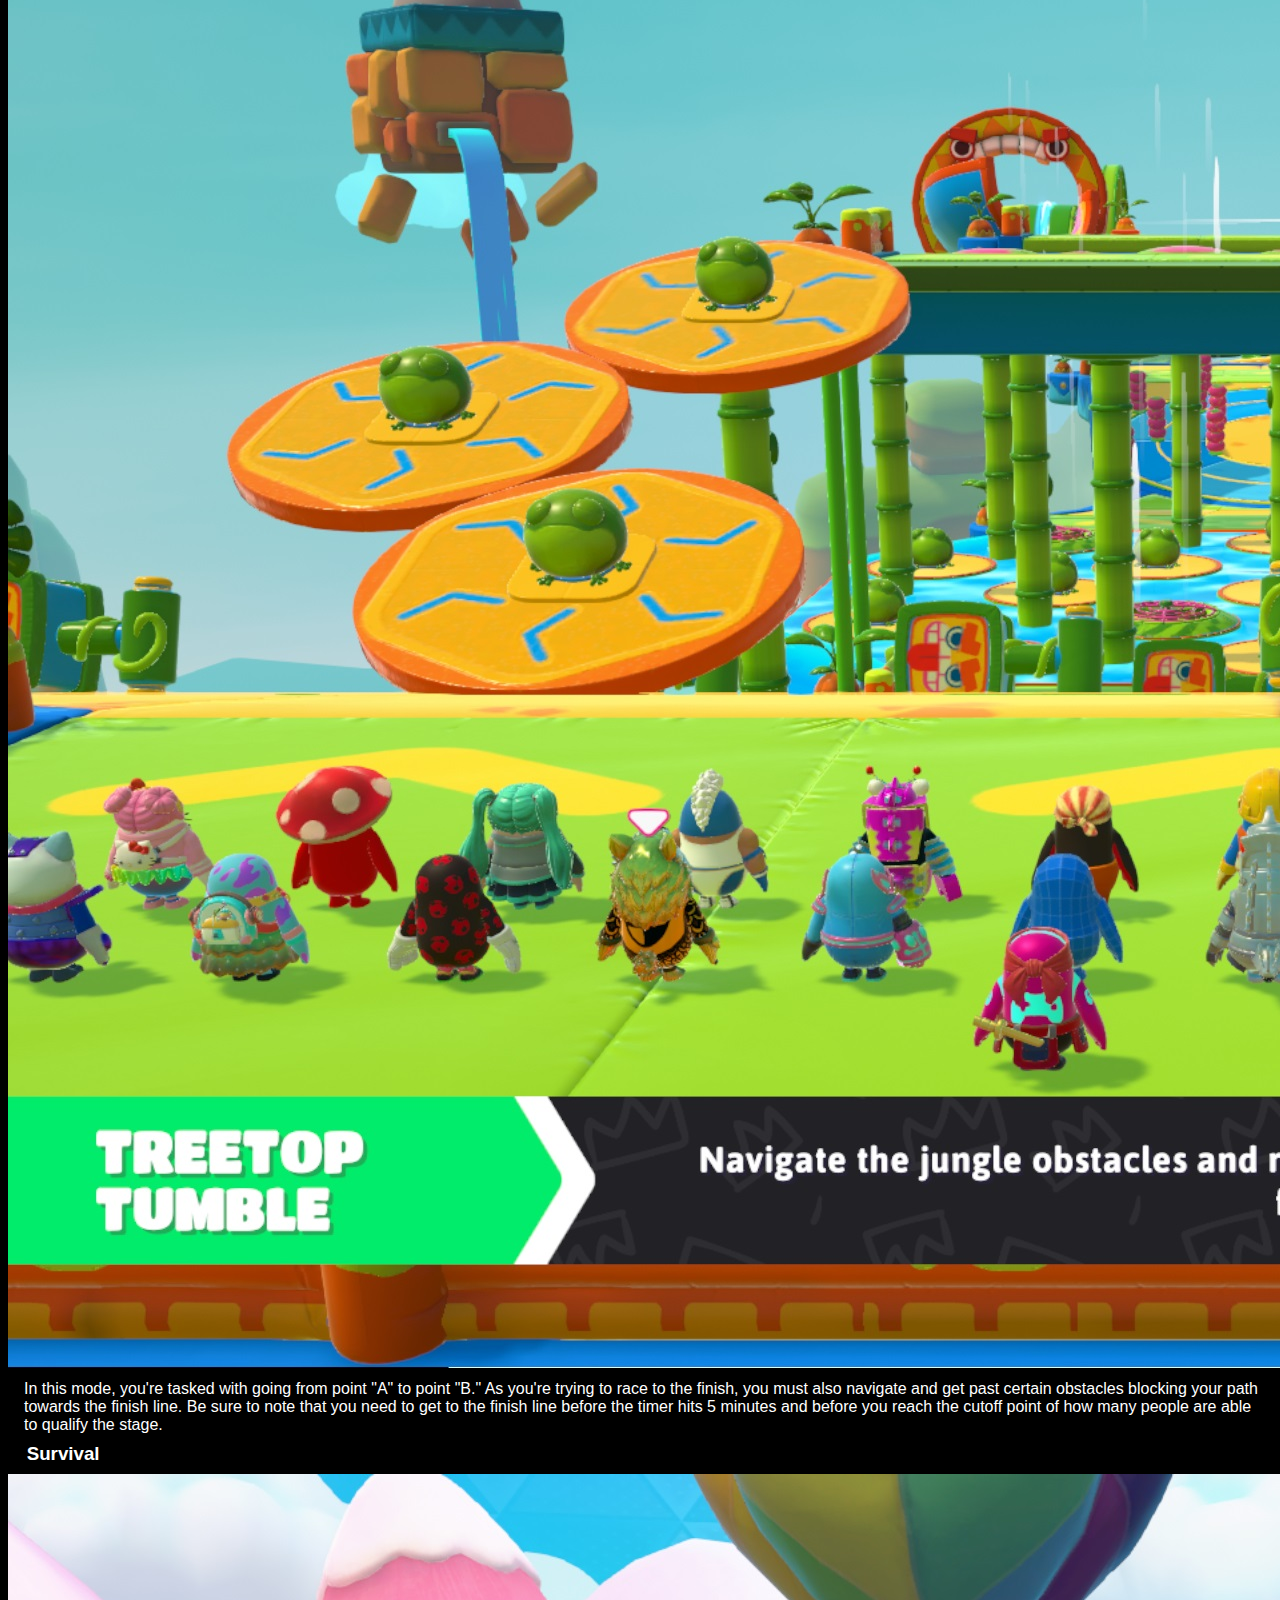
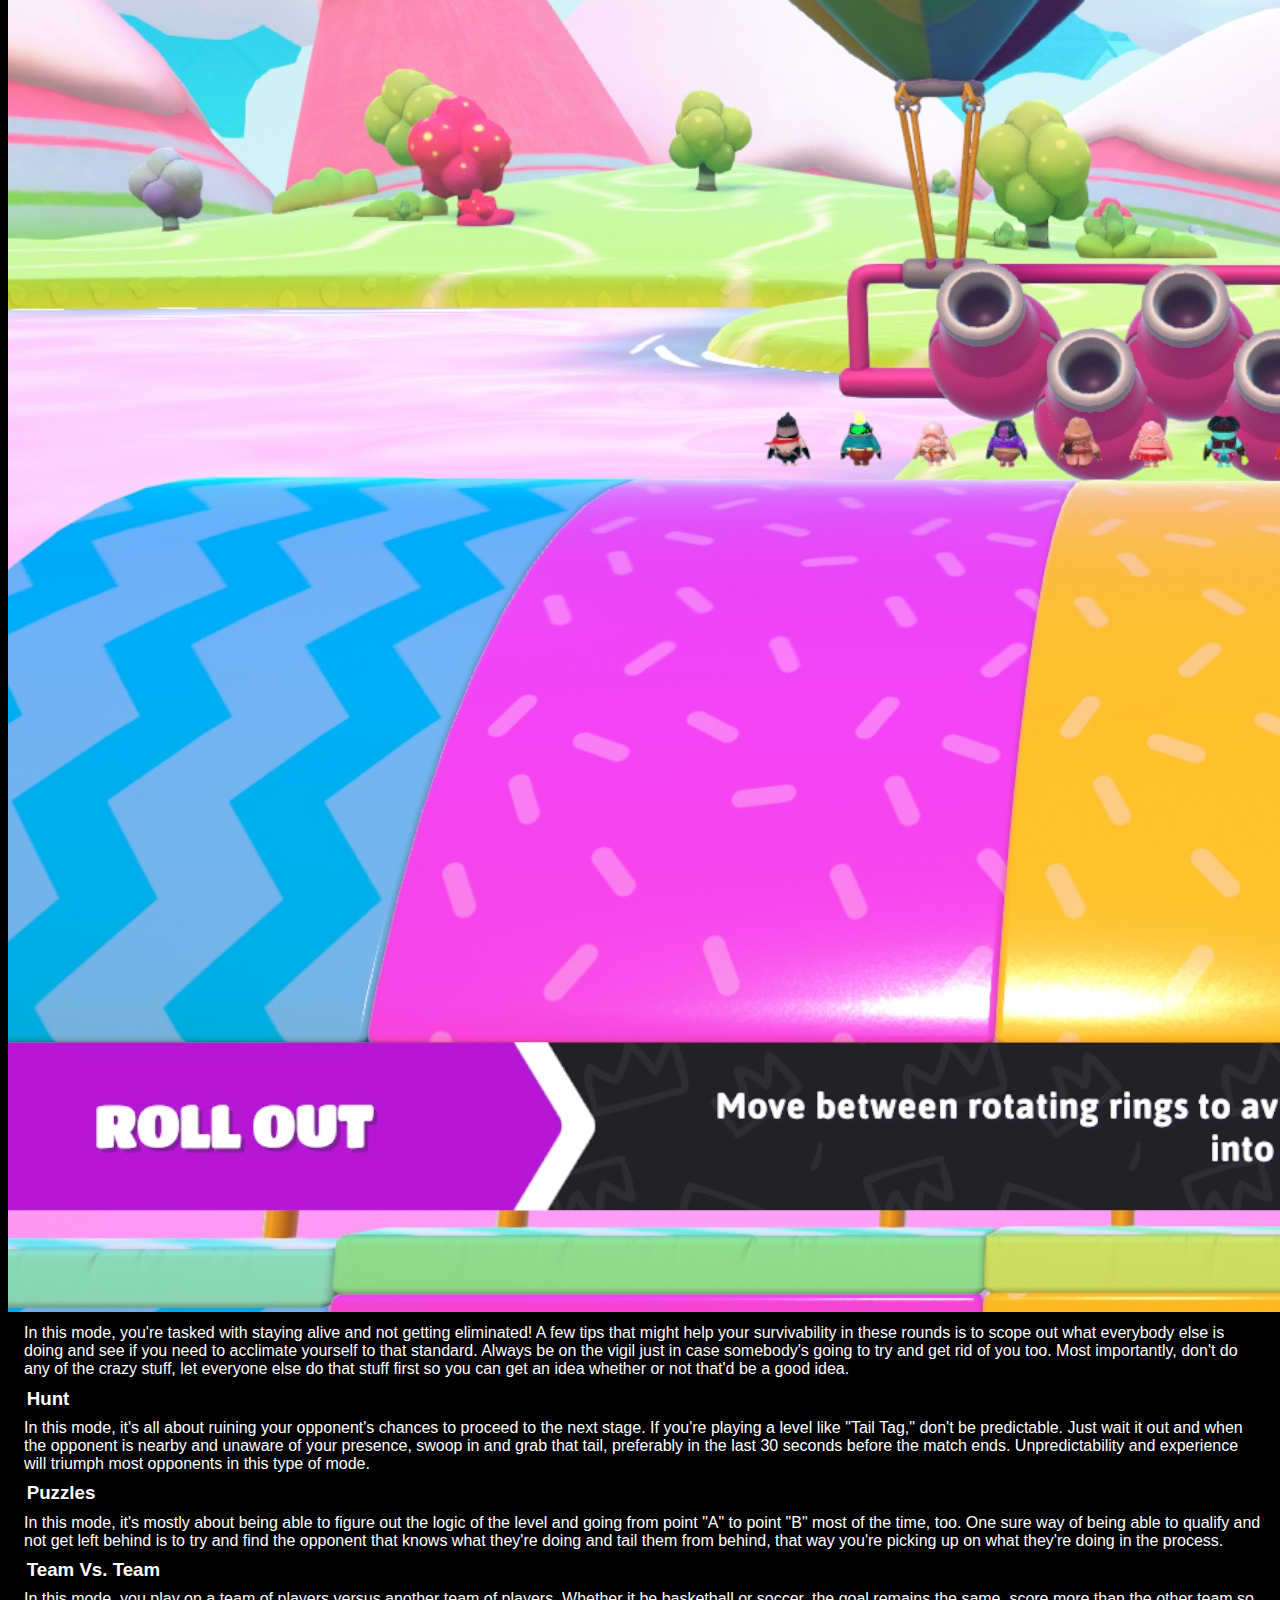
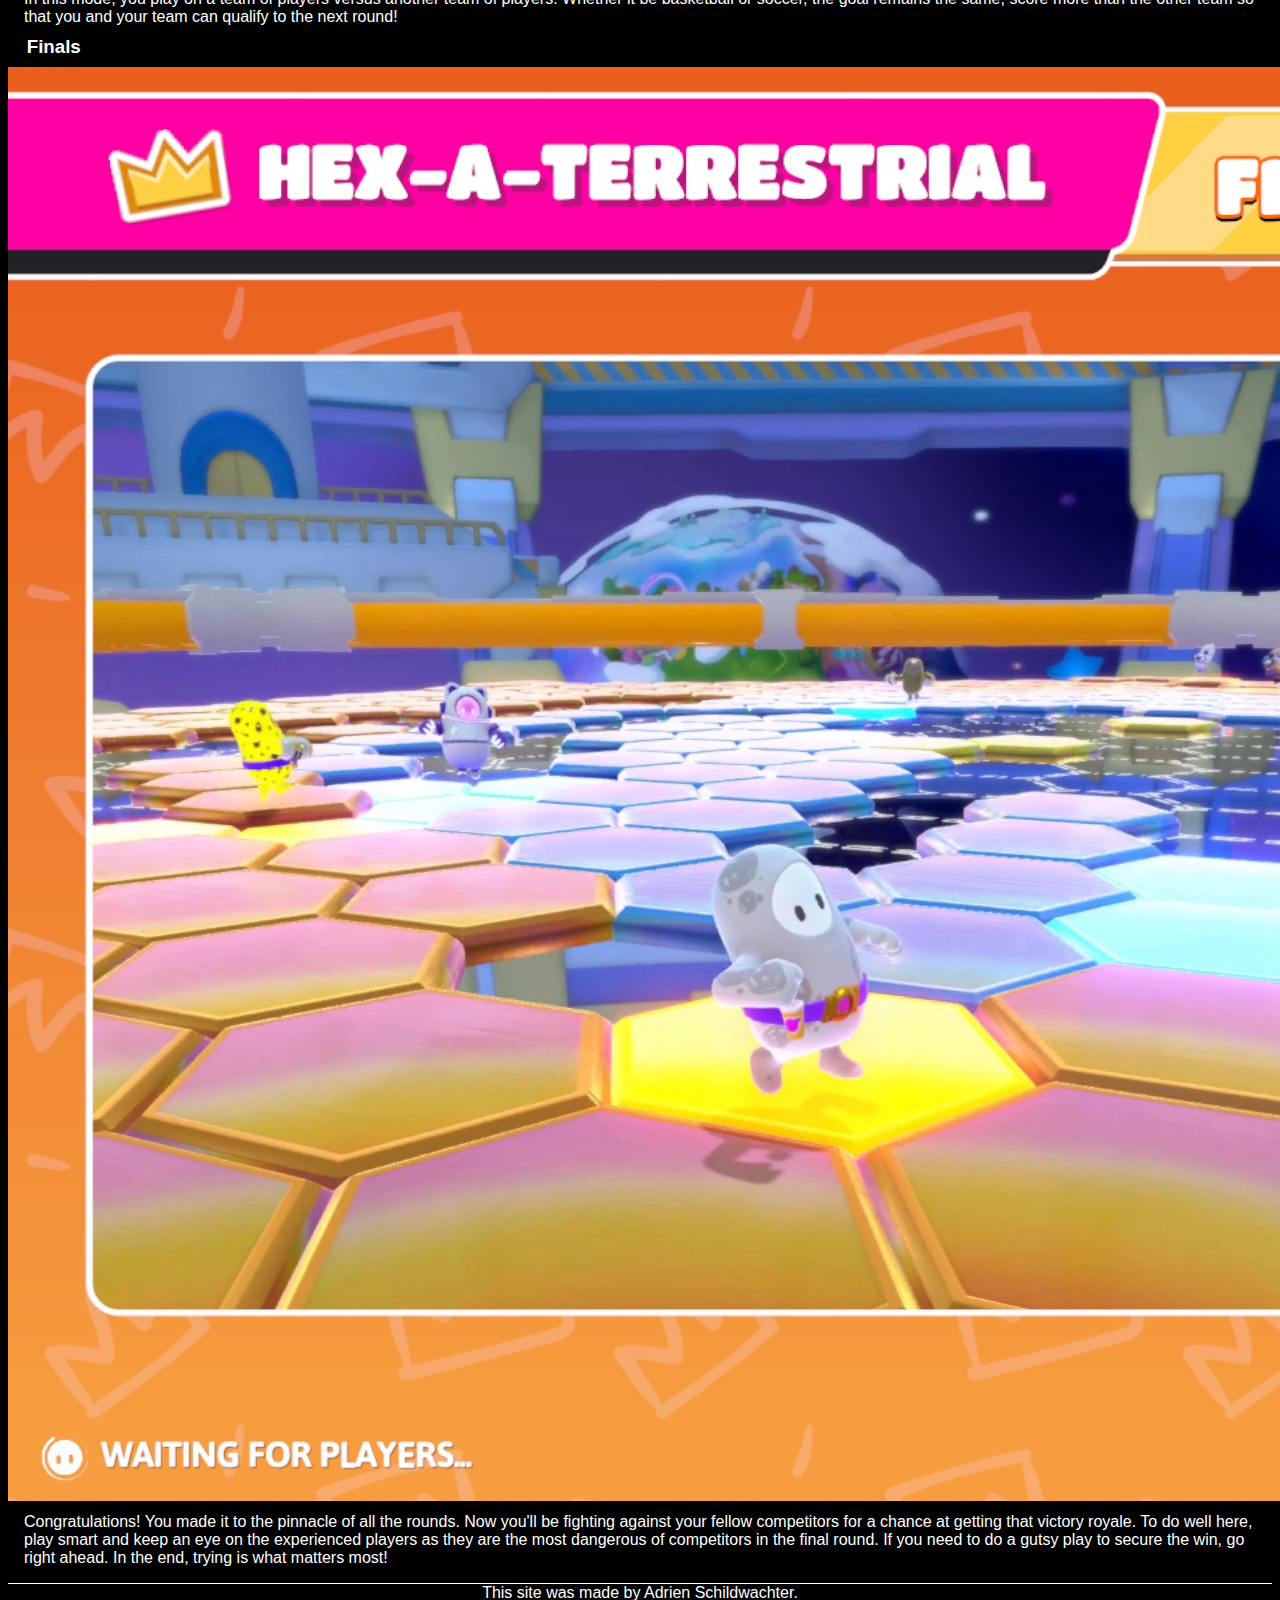
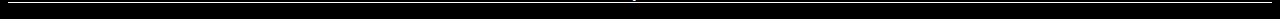
<file: docs/modes.html>
<!DOCTYPE html>
<html lang="en">
<head>
    <meta charset="UTF-8">
    <meta http-equiv="X-UA-Compatible" content="IE=edge">
    <meta name="viewport" content="width=device-width, initial-scale=1.0">
        <!-- Bootstrap CSS -->
        <link
        href="https://cdn.jsdelivr.net/npm/bootstrap@5.3.0-alpha3/dist/css/bootstrap.min.css"
        rel="stylesheet"
        integrity="sha384-KK94CHFLLe+nY2dmCWGMq91rCGa5gtU4mk92HdvYe+M/SXH301p5ILy+dN9+nJOZ"
        crossorigin="anonymous" />
        <!-- Bootstrap JS -->
        <script
        src="https://cdn.jsdelivr.net/npm/bootstrap@5.3.0-alpha3/dist/js/bootstrap.bundle.min.js"
        integrity="sha384-ENjdO4Dr2bkBIFxQpeoTz1HIcje39Wm4jDKdf19U8gI4ddQ3GYNS7NTKfAdVQSZe"
        crossorigin="anonymous"></script>
        <link href="styles.css" rel="stylesheet" type="text/css" />
    <title>BIT 175 Individual Project - Fall Guys Tips and Tricks: Modes</title>
</head>

<body>
    <h1 style="text-align: left; color: white;" class="left">Fall Guys Tips & Tricks</h1>
<main>
    <ol>
        <li><a href="index.html">Home</a></li>
        <li><a href="modes.html">Modes</a></li>
        <li><a href="finals.html">Finals</a></li>
        <li><a href="stats.html">Stats</a></li>
        <li><a href="contact.html">Contact</a></li>
    </ol>

    <!--
        <h2 class="left">Modes</h2>
    <div class="container">
        ***<div class="col-md-4 col-lg-6 col-sm-12">***
            <img class="img-fluid" src="ModesSelection01.jpg">
        </div>  
    </div>
    -->
    
    <h2 class="center">Modes</h2>
    <div class="container">
            <img class="img-fluid" src="ModesSelection01.jpg">
    </div>
    <div class="container">
            <img class="img-fluid" src="ModesSelection02.jpg">
    </div>
    <div class="col-lg-6 col-lg-12"><p class="left">In Fall Guys, there is more than one type of mode to play.
    Either you'll be against everybody or you'll be on a team versus another team. 
    In this game, you'll face off against your opponents in <strong class="strong">Races</strong>, 
    <strong class="strong">Hunts</strong>, <strong class="strong">Survival</strong>, <strong class="strong">Puzzles</strong>, <strong class="strong">Team vs. Team</strong>,
    and <strong class="strong">Finals</strong>.</p></div>

    <h3 class="left">Races</h3>
    <div class="container">
            <img class="img-fluid" src="RaceExample.jpg">
    </div>
    <div class="col-lg-6 col-lg-12"><p class="left">In this mode, you're tasked with going from point "A" to point "B." 
    As you're trying to race to the finish, you must also navigate and get past certain 
    obstacles blocking your path towards the finish line. Be sure to note that 
    you need to get to the finish line before the timer hits 5 minutes and before you 
    reach the cutoff point of how many people are able to qualify the stage.</p></div>

    <h3 class="left">Survival</h3>
    <div class="container">
            <img class="img-fluid" src="SurvivalExample.jpg"> 
    </div>
    <div class="col-lg-6 col-lg-12"><p class="left">In this mode, you're tasked with staying alive and not getting
    eliminated! A few tips that might help your survivability in these rounds is to 
    scope out what everybody else is doing and see if you need to acclimate yourself 
    to that standard. Always be on the vigil just in case somebody's going to try and 
    get rid of you too. Most importantly, don't do any of the crazy stuff, let 
    everyone else do that stuff first so you can get an idea whether or not that'd be a 
    good idea.</p></div>

    <h3 class="left">Hunt</h3>
    <div class="col-lg-6 col-lg-12"><p class="left">In this mode, it's all about ruining your opponent's chances to 
    proceed to the next stage. If you're playing a level like "Tail Tag," don't be 
    predictable. Just wait it out and when the opponent is nearby and unaware of your 
    presence, swoop in and grab that tail, preferably in the last 30 seconds before the 
    match ends. Unpredictability and experience will triumph most opponents in this type of mode.</p></div>

    <h3 class="left">Puzzles</h3>
    <div class="col-lg-6 col-lg-12"><p class="left">In this mode, it's mostly about being able to figure out the logic 
    of the level and going from point "A" to point "B" most of the time, too. One sure way 
    of being able to qualify and not get left behind is to try and find the opponent 
    that knows what they're doing and tail them from behind, that way you're picking up 
    on what they're doing in the process.</p></div>

    <h3 class="left">Team Vs. Team</h3>
    <div class="col-lg-6 col-lg-12"><p class="left">In this mode, you play on a team of players versus another team of players. 
    Whether it be basketball or soccer, the goal remains the same, score more than the 
    other team so that you and your team can qualify to the next round!</p></div>

    <h3 class="left">Finals</h3>
    <div class="container">
        <img class="img-fluid" src="Hexaterrestrial.jpg"> 
    </div>
    <div class="col-lg-6 col-lg-12"><p class="left">Congratulations! You made it to the pinnacle of all the rounds. 
    Now you'll be fighting against your fellow competitors for a chance at getting that victory royale. 
    To do well here, play smart and keep an eye on the experienced players as they are 
    the most dangerous of competitors in the final round. If you need to do a gutsy play to 
    secure the win, go right ahead. In the end, trying is what matters most!</p></div>
    <footer>
        <p style="text-align: center; border: 1px solid white; border-left: black; border-right: black;">This site was made by Adrien Schildwachter.</p>
    </footer>
</main>
    
</body>
</html>
</file>
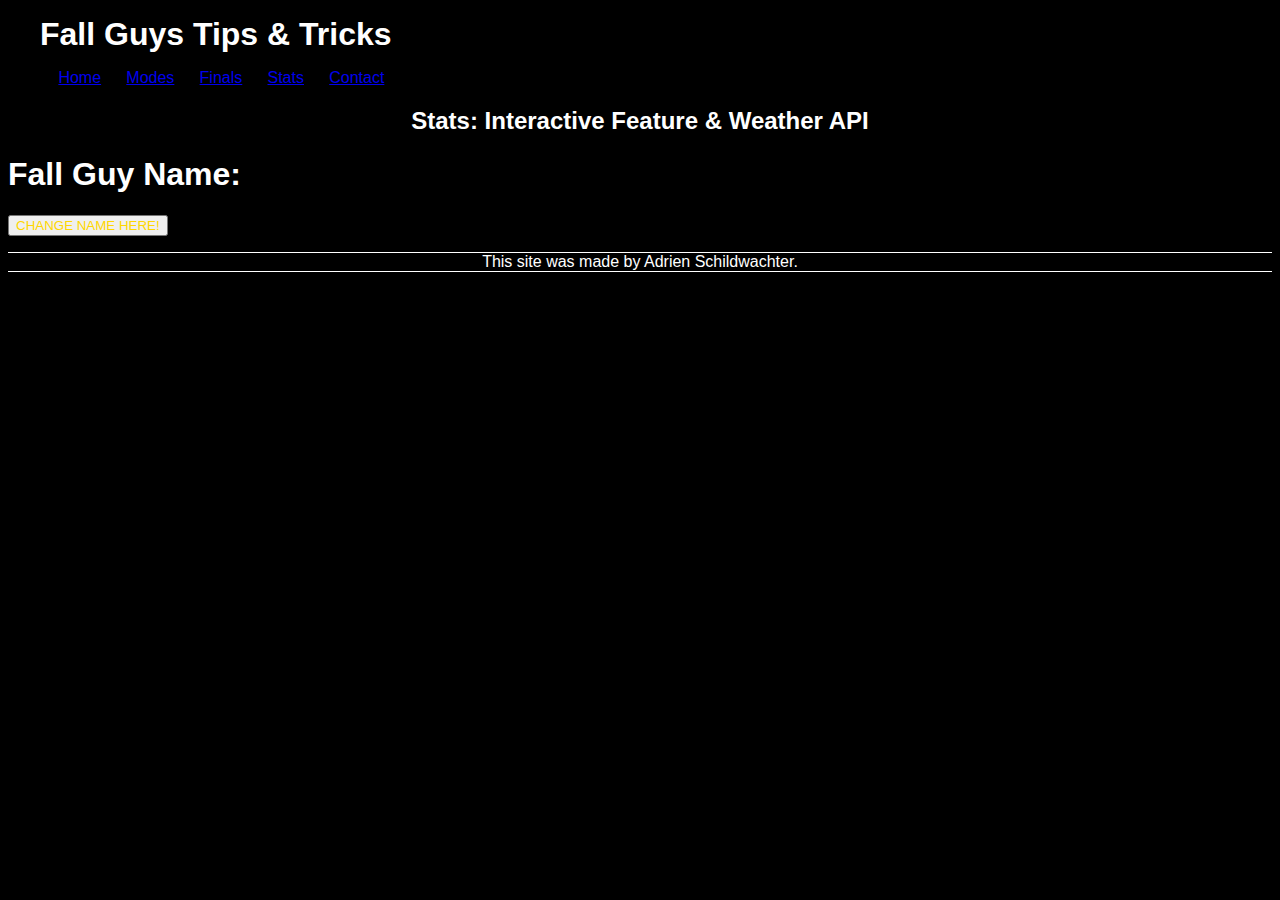
<file: docs/stats.html>
<!DOCTYPE html>
<html lang="en">
<head>
    <meta charset="UTF-8">
    <meta http-equiv="X-UA-Compatible" content="IE=edge">
    <meta name="viewport" content="width=device-width, initial-scale=1.0">
        <!-- Bootstrap CSS -->
        <link
        href="https://cdn.jsdelivr.net/npm/bootstrap@5.3.0-alpha3/dist/css/bootstrap.min.css"
        rel="stylesheet"
        integrity="sha384-KK94CHFLLe+nY2dmCWGMq91rCGa5gtU4mk92HdvYe+M/SXH301p5ILy+dN9+nJOZ"
        crossorigin="anonymous" />
        <!-- Bootstrap JS -->
        <script
        src="https://cdn.jsdelivr.net/npm/bootstrap@5.3.0-alpha3/dist/js/bootstrap.bundle.min.js"
        integrity="sha384-ENjdO4Dr2bkBIFxQpeoTz1HIcje39Wm4jDKdf19U8gI4ddQ3GYNS7NTKfAdVQSZe"
        crossorigin="anonymous"></script>
        <link href="styles.css" rel="stylesheet" type="text/css" />
    <title>BIT 175 Individual Project - Fall Guys Tips and Tricks: Stats</title>
</head>
<!--
    THIS PAGE IS GOING TO BE RESERVED FOR THE API AND THE INTERACTIVE JAVASCRIPT FEATURE.
-->
<body>
    <h1 style="text-align: left; color: white;" class="left">Fall Guys Tips & Tricks</h1>
<main>
    <ol>
        <li><a href="index.html">Home</a></li>
        <li><a href="modes.html">Modes</a></li>
        <li><a href="finals.html">Finals</a></li>
        <li><a href="stats.html">Stats</a></li>
        <li><a href="contact.html">Contact</a></li>
    </ol>
    
    <h2 class="center">Stats: Interactive Feature & Weather API</h2>
 
    <h1 class="name">Fall Guy Name: <span id="name"></span></h1>
    <button class="btn" id="makeName" onclick="makeName()" style="color: gold;">CHANGE NAME HERE!</button>
        <script>
            var generatedName = null;       
            makeName = function () {         
                var names1 = ["Classic", "Super","Bonkers","Noble","Great","Flying"];         
                var names2 = ["Crying", "Laughing", "Weeping","Fall","Smiling","Achieving"];         
                var names3 = ["Skelly", "Eggbert", "Dorene","Tea","Lightning","Streamer"];         
                var name1 = names1[Math.floor(Math.random() * names1.length)];         
                var name2 = names2[Math.floor(Math.random() * names2.length)];         
                var name3 = names3[Math.floor(Math.random() * names3.length)];         
                generatedName = name1 + " " + name2 + " " + name3;         
                document.getElementById("name").innerHTML = generatedName;       };     
        </script>
    
    <section>
    </section>
        <script type="text/javascript">
            async function getWeatherData() {
                const requestURL = "https://api.weather.gov/gridpoints/SEW/129,75/forecast";
                const request = new Request(requestURL);
                const response = await fetch(request);
                const weatherDataJson = await response.text();
                const weatherData = JSON.parse(weatherDataJson);
                displayWeatherData(weatherData);
                console.log(weatherData);
                }
            function displayWeatherData(obj) {
                const section = document.querySelector("section");
                const wdTitle = document.createElement("h1");
                wdTitle.textContent = "Weather forecast for Seattle";
                section.appendChild(wdTitle);
                const periods = obj.properties.periods;
                for (const period of periods) {
                    const name = period.name;
                    const forecast = period.detailedForecast;
                    const forecastPeriod = document.createElement("p");
                    forecastPeriod.textContent = name + ": " + forecast;
                    section.appendChild(forecastPeriod);
                    }
                }
            getWeatherData();
        </script>

    <footer>
        <p style="text-align: center; border: 1px solid white; border-left: black; border-right: black;">This site was made by Adrien Schildwachter.</p>
    </footer>
</main>
    
</body>
</html>
</file>
<file: docs/styles.css>
/* GLOBAL */
body {
  font-family: Georgia, Helvetica, Arial, Sans-serif;
  background-color: black;
  color: white;
}

main {
  background-color: black;
  color: white;
}

ol {
  text-align: left;
}

li {
  display: inline; 
  padding: 0.25em;
  margin: 0.4em; 
  /*
  border-left: 1px solid black;
  */
}

/* CLASSES */
.center {
  text-align: center;
}

.left {
  text-align: left;
  padding-left: 0.5em;
  margin: 0.5em;
}

.strong {
  color: gold;
}

/* IDS FOR THE "INDEX" */

#diving,
#jumping,
#grabbing,
#waving,
#levitation {
        width: 33%;
        padding: 2em;
        margin: 2em;
}

/* WAVING ID SECTION */

#waving-pic {
  max-height: 1200px;
  max-width: 900px;
}

#waving {
  margin: 2em;
}

#waving-a {
  position: relative;
  top: 20px;
}

#waving-a-a {
  position: relative;
  top: 20px;
  border: 1px solid gold; 
  padding-left: 0.5em;
  padding-top: 0.75em;
}

/* GRABBING ID SECTION */ 

#grabbing-pic {
  max-height: 1200px;
  max-width: 900px;
}

#grabbing {
  margin: 2em;
}

#grabbing-a {
  position: relative;
  top: 20px;
}

#grabbing-a-a {
  position: relative;
  top: 20px;
  border: 1px solid gold; 
  padding-left: 0.5em;
  padding-top: 0.75em;
}

/* JUMPING ID SECTION */

#jumping-pic {
  max-height: 1200px;
  max-width: 900px;
}

#jumping {
  margin: 2em;
}

#jumping-a {
  position: relative;
  top: 20px;
}

#jumping-a-a {
  position: relative;
  top: 20px;
  border: 1px solid gold; 
  padding-left: 0.5em;
  padding-top: 0.75em;
}

/* DIVING ID SECTION */

#diving-pic {
  max-height: 1200px;
  max-width: 900px;
}

#diving {
  margin: 2em;
}

#diving-a {
  position: relative;
  top: 20px;
}

#diving-a-a {
  position: relative;
  top: 20px;
  border: 1px solid gold; 
  padding-left: 0.5em;
  padding-top: 0.75em;
}

/* LEVITATION ID SECTION */

#levitation-pic {
  max-height: 1200px;
  max-width: 900px;
}

#levitation {
  margin: 2em;
}

#levitation-a {
  position: relative;
  top: 20px;
}

#levitation-a-a {
  position: relative;
  top: 20px;
  border: 1px solid gold; 
  padding-left: 0.5em;
  padding-top: 0.75em;
}
</file>
